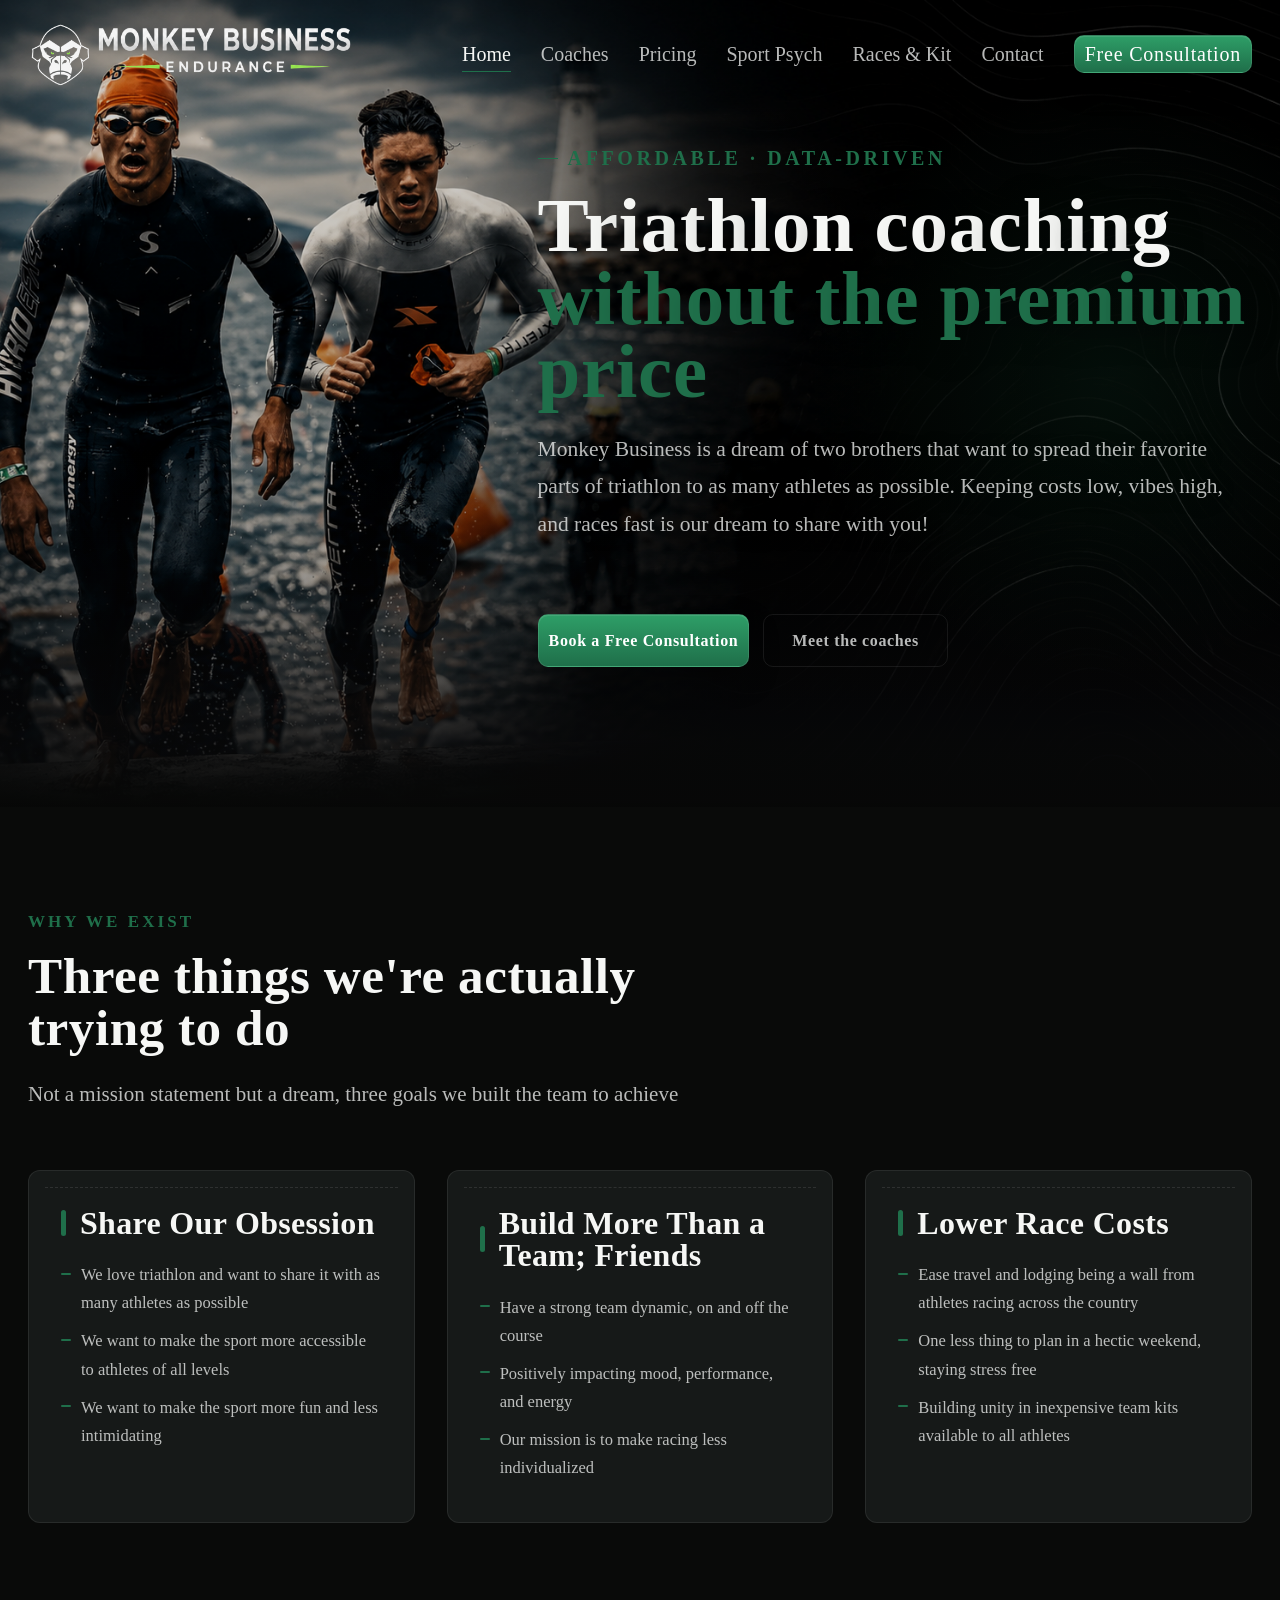
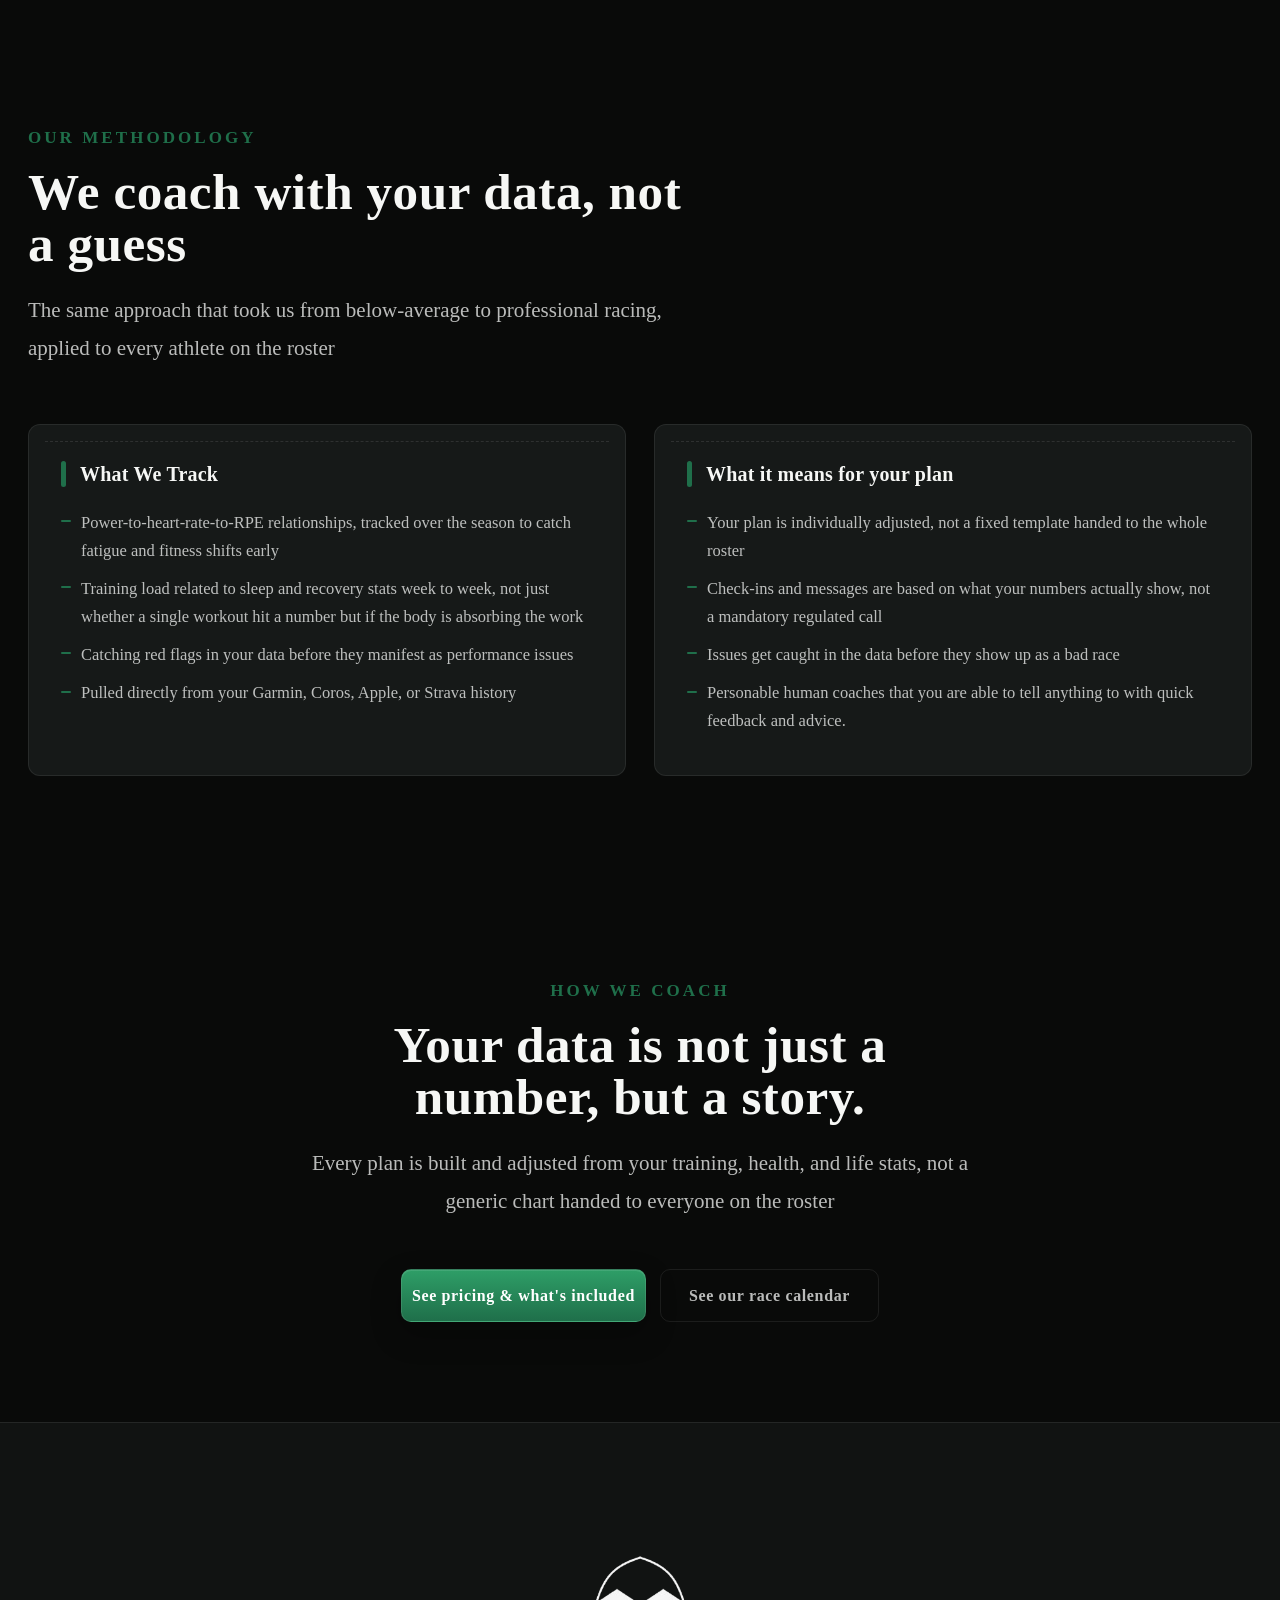
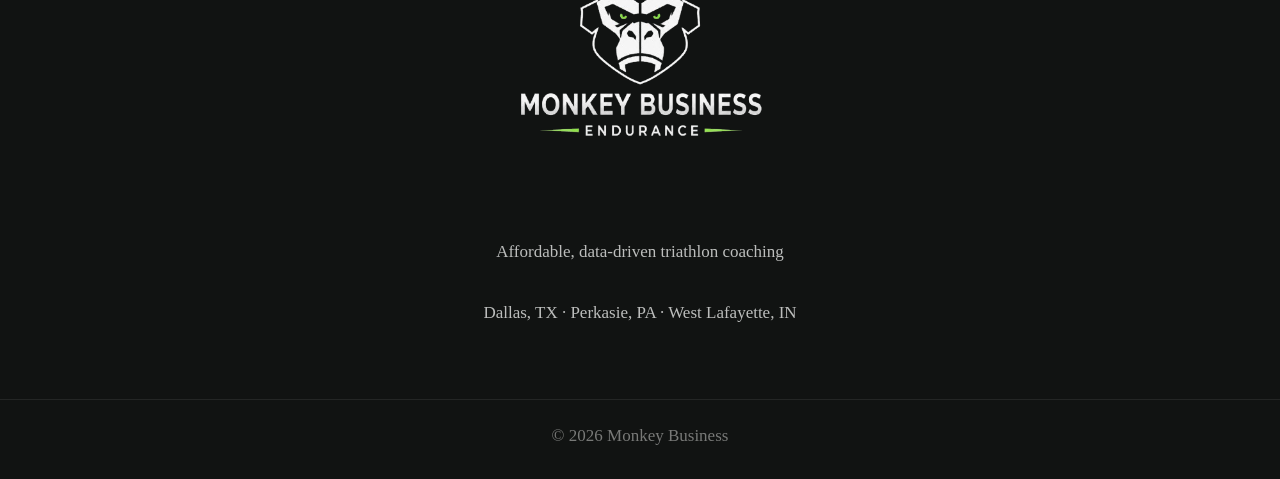
<file: index.html>
<!DOCTYPE html>
<html lang="en">
<head>
  <meta charset="UTF-8">
  <meta name="viewport" content="width=device-width, initial-scale=1.0">

  <title>Affordable Triathlon Coaching | $95/Month | Monkey Business</title>

  <meta name="description" content="Affordable triathlon coaching for just $95/month. Get personalized training, coach support, team camaraderie, race discounts, and a community built around racing.">

  <!-- Favicon / tab icon -->
  <link rel="icon" href="images/gorillaOnly.png" type="image/png">
  <link rel="apple-touch-icon" href="images/gorillaOnly.png">

  <!-- Open Graph (Google / Facebook / iMessage / Slack previews) -->
  <!-- IMPORTANT: change YOURDOMAIN.com to your real domain -->
  <meta property="og:title" content="Races &amp; Team Kit | Monkey Business">
  <meta property="og:description" content="Monkey Business triathlon coaching, races, and team kit. Train harder. Race smarter.">
  <meta property="og:image" content="https://monkeybusinessendurance.us/images/gorillaOnly.png">
  <meta property="og:url" content="https://monkeybusinessendurance.us/">
  <meta property="og:type" content="website">
  <meta property="og:site_name" content="Monkey Business">

  <!-- Twitter / X card -->
  <meta name="twitter:card" content="summary_large_image">
  <meta name="twitter:title" content="Races &amp; Team Kit | Monkey Business">
  <meta name="twitter:description" content="Monkey Business triathlon coaching, races, and team kit.">
  <meta name="twitter:image" content="https://monkeybusinessendurance.us/images/gorillaOnly.png">

  <link rel="canonical" href="https://monkeybusinessendurance.us/">

  <!-- Fonts -->
  <link rel="preconnect" href="https://fonts.googleapis.com">
  <link rel="preconnect" href="https://fonts.gstatic.com" crossorigin>
  <link href="https://fonts.googleapis.com/css2?family=Inter:wght@400;500;600;700&family=Big+Shoulders+Condensed:wght@600;700;800&family=IBM+Plex+Mono:wght@400;500;600&display=swap" rel="stylesheet">

  <link rel="stylesheet" href="styles.css">
</head>
<!-- Google tag (gtag.js) -->
<script async src="https://www.googletagmanager.com/gtag/js?id=G-4HKYTXBW5R"></script>
<script>
  window.dataLayer = window.dataLayer || [];
  function gtag(){dataLayer.push(arguments);}
  gtag('js', new Date());

  gtag('config', 'G-4HKYTXBW5R');
</script>
<body>

<nav class="nav">
  <div class="nav__inner">
<a class="nav__logo" href="index.html">
    <img src="images/titleMonk.png" alt="Monkey Business Endurance">
</a>    <button class="nav__toggle" aria-expanded="false" aria-label="Toggle menu">MENU</button>
    <ul class="nav__links">
      <li><a href="index.html" aria-current="page">Home</a></li>
      <li><a href="about.html">Coaches</a></li>
      <li><a href="pricing.html">Pricing</a></li>
            <li><a href="sport-psych.html">Sport Psych</a></li>

      <li><a href="races.html">Races &amp; Kit</a></li>
      <li><a href="contact.html">Contact</a></li>

      <!-- Updated to gold button -->
      <li><a class="btn btn--primary" href="pricing.html#consult">Free Consultation</a></li>
    </ul>
  </div>
</nav>

  <header class="hero hero--home" style="min-height:60vh; padding:140px 0 140px;">
    <div class="container"> 
      <p class="eyebrow">Affordable · Data-driven</p>
      <h1 class="hero__title">
        Triathlon coaching<br><em>without the premium price</em>
      </h1>
      <p class="hero__sub">
        Monkey Business is a dream of two brothers that want to spread their favorite parts of triathlon to as many athletes as possible. Keeping costs low, vibes high, and races fast is our dream to share with you!
      </p>
        <div class="hero__actions">
        <a class="btn btn--primary" href="pricing.html#consult">Book a Free Consultation</a>
        <a class="btn btn--ghost" href="about.html">Meet the coaches</a>
      </div>
    </div>

  </header>

<section class="section">
  <div class="container">
    <div class="section__head reveal">
      <p class="section__kicker">Why we exist</p>
      <h2 class="section__title">Three things we're actually trying to do</h2>
      <p class="section__lede">Not a mission statement but a dream, three goals we built the team to achieve</p>
    </div>

    <div class="grid grid--3 reveal-group">
      <article class="bibcard reveal">
        <div class="bibcard__holes" aria-hidden="true"></div>
        <div class="bibcard__dashes" aria-hidden="true"></div>
        <h3 class="bibcard__title">Share Our Obsession</h3>
        <ul>
          <li>We love triathlon and want to share it with as many athletes as possible</li>
          <li>We want to make the sport more accessible to athletes of all levels</li>
          <li>We want to make the sport more fun and less intimidating</li>
        </ul>

      </article>

      <article class="bibcard reveal">
        <div class="bibcard__holes" aria-hidden="true"></div>
        <div class="bibcard__dashes" aria-hidden="true"></div>
        <h3 class="bibcard__title">Build More Than a Team; Friends</h3>
        <ul>
          <li>Have a strong team dynamic, on and off the course </li>
          <li>Positively impacting mood, performance, and energy</li>
          <li>Our mission is to make racing less individualized</li>
        </ul>
      </article>

      <article class="bibcard reveal">
        <div class="bibcard__holes" aria-hidden="true"></div>
        <div class="bibcard__dashes" aria-hidden="true"></div>
        <h3 class="bibcard__title">Lower Race Costs</h3>
<ul>
          <li>Ease travel and lodging being a wall from athletes racing across the country </li>
          <li>One less thing to plan in a hectic weekend, staying stress free</li>
          <li>Building unity in inexpensive team kits available to all athletes </li>
</ul>
      </article>
    </div>
  </div>
</section>


<section class="section">
  <div class="container">
    <div class="section__head reveal">
      <p class="section__kicker">Our Methodology</p>
      <h2 class="section__title">We coach with your data, not a guess</h2>
      <p class="section__lede">The same approach that took us from below-average to professional racing, applied to every athlete on the roster</p>
    </div>
    <div class="grid grid--2 reveal-group" style="gap:28px;">
      <article class="bibcard reveal">
        <div class="bibcard__holes" aria-hidden="true"></div>
        <div class="bibcard__dashes" aria-hidden="true"></div>
        <h3 class="bibcard__title" style="font-size:20px;">What We Track</h3>
        <ul>
          <li>Power-to-heart-rate-to-RPE relationships, tracked over the season to catch fatigue and fitness shifts early</li>
          <li>Training load related to sleep and recovery stats week to week, not just whether a single workout hit a number but if the body is absorbing the work</li>
          <li>Catching red flags in your data before they manifest as performance issues</li>
          <li>Pulled directly from your Garmin, Coros, Apple, or Strava history</li>
        </ul>
      </article>
      <article class="bibcard reveal">
        <div class="bibcard__holes" aria-hidden="true"></div>
        <div class="bibcard__dashes" aria-hidden="true"></div>
        <h3 class="bibcard__title" style="font-size:20px;">What it means for your plan</h3>
        <ul>
          <li>Your plan is individually adjusted, not a fixed template handed to the whole roster</li>
          <li>Check-ins and messages are based on what your numbers actually show, not a mandatory regulated call</li>
          <li>Issues get caught in the data before they show up as a bad race</li>
                    <li>Personable human coaches that you are able to tell anything to with quick feedback and advice. </li>

        </ul>
      </article>
    </div>
  </div>
</section>

<section class="section">
  <div class="container center">
    <div class="section__head reveal" style="margin:0 auto 48px;">
      <p class="section__kicker">How we coach</p>
      <h2 class="section__title">Your data is not just a number, but a story. </h2>
      <p class="section__lede">Every plan is built and adjusted from your training, health, and life stats, not a generic chart handed to everyone on the roster</p>
    </div>

    <div class="reveal" style="display:flex; gap:14px; justify-content:center; flex-wrap:wrap;">
      <a class="btn btn--primary" href="pricing.html">See pricing &amp; what's included</a>
      <a class="btn btn--ghost" href="races.html">See our race calendar</a>
    </div>
  </div>
</section>
<footer class="footer">
  <div class="container footer__inner">

    <div class="footer__left">

      <a href="index.html" class="footer__brand-logo">
        <img src="images/whiteMon.png" alt="Monkey Business Endurance">
      </a>

      <p class="footer__lede">
        Affordable, data-driven triathlon coaching
        <br><br>
        Dallas, TX · Perkasie, PA · West Lafayette, IN
      </p>


    </div>

  </div>

  <div class="container footer__fine">
    © <span id="y"></span> Monkey Business
  </div>
</footer>

<script>document.getElementById('y').textContent = new Date().getFullYear();</script>
<script src="shared.js"></script>
</body>
</html>
</file>
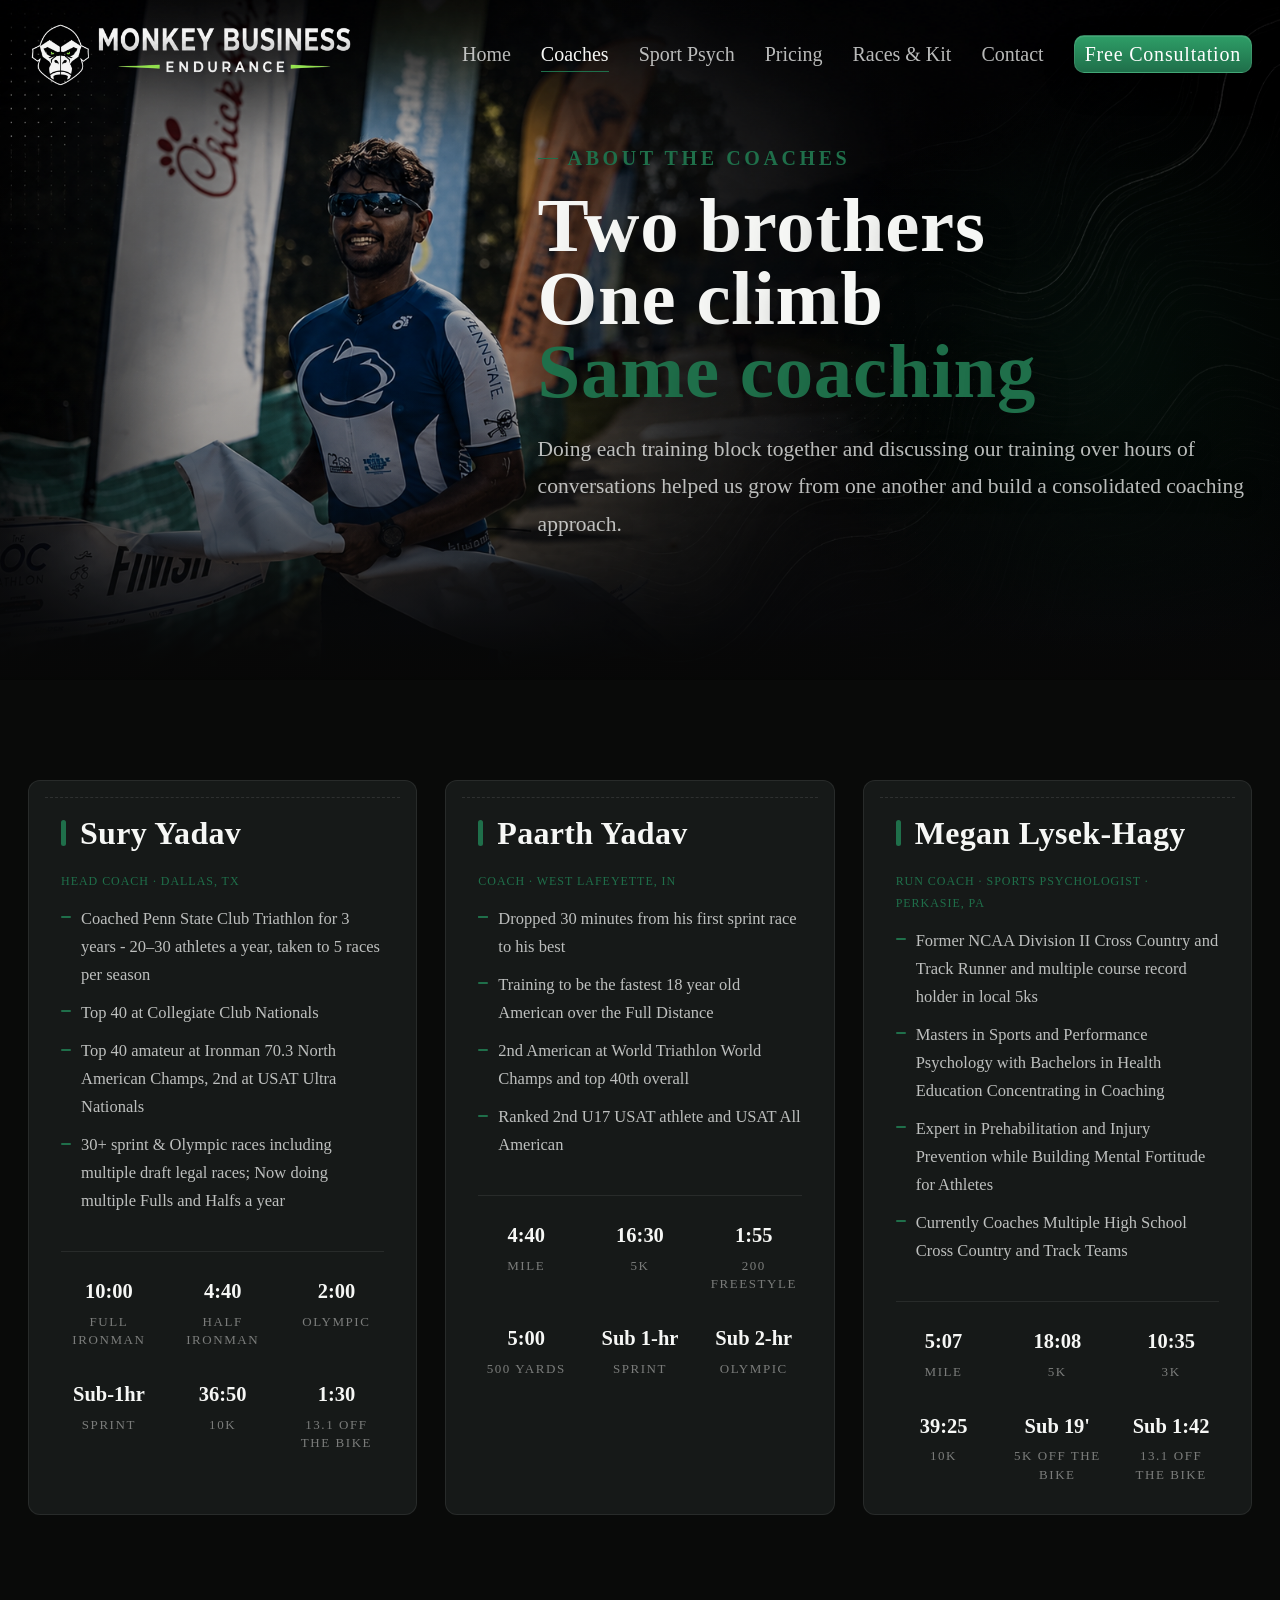
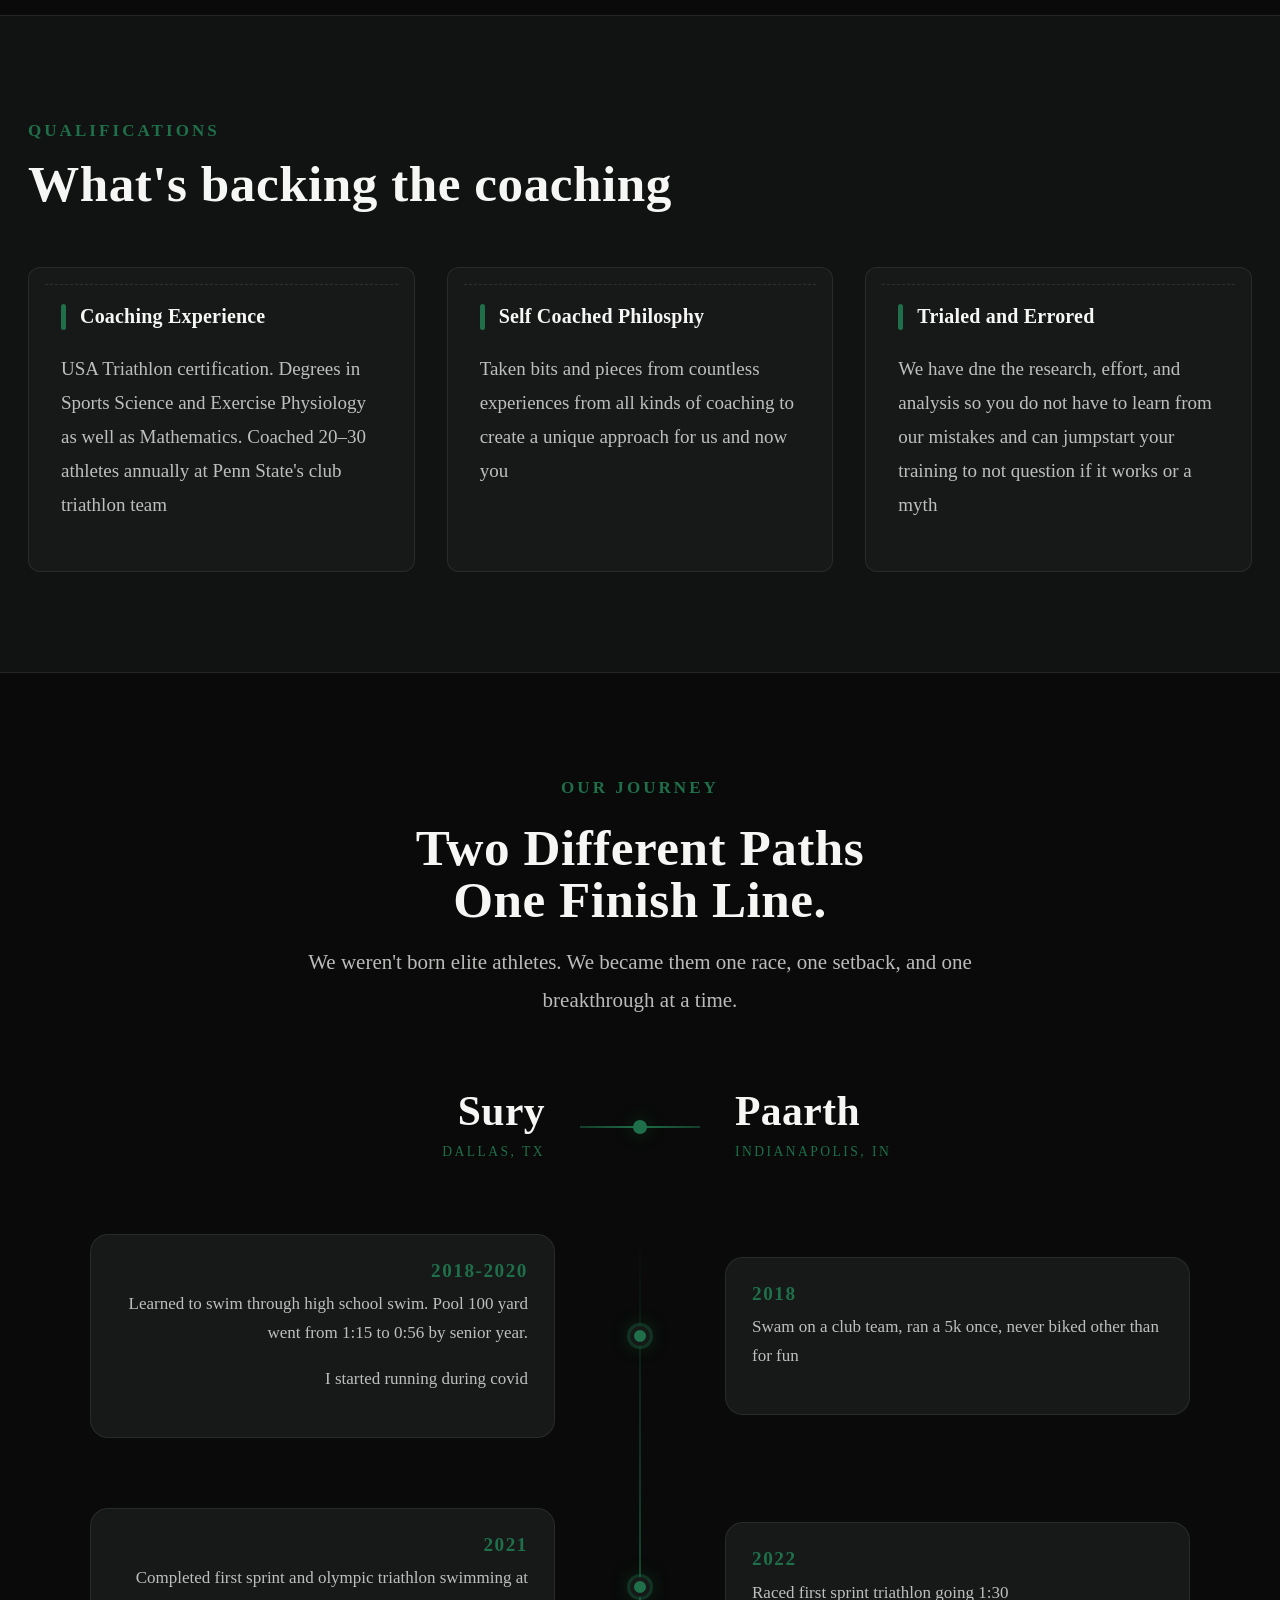
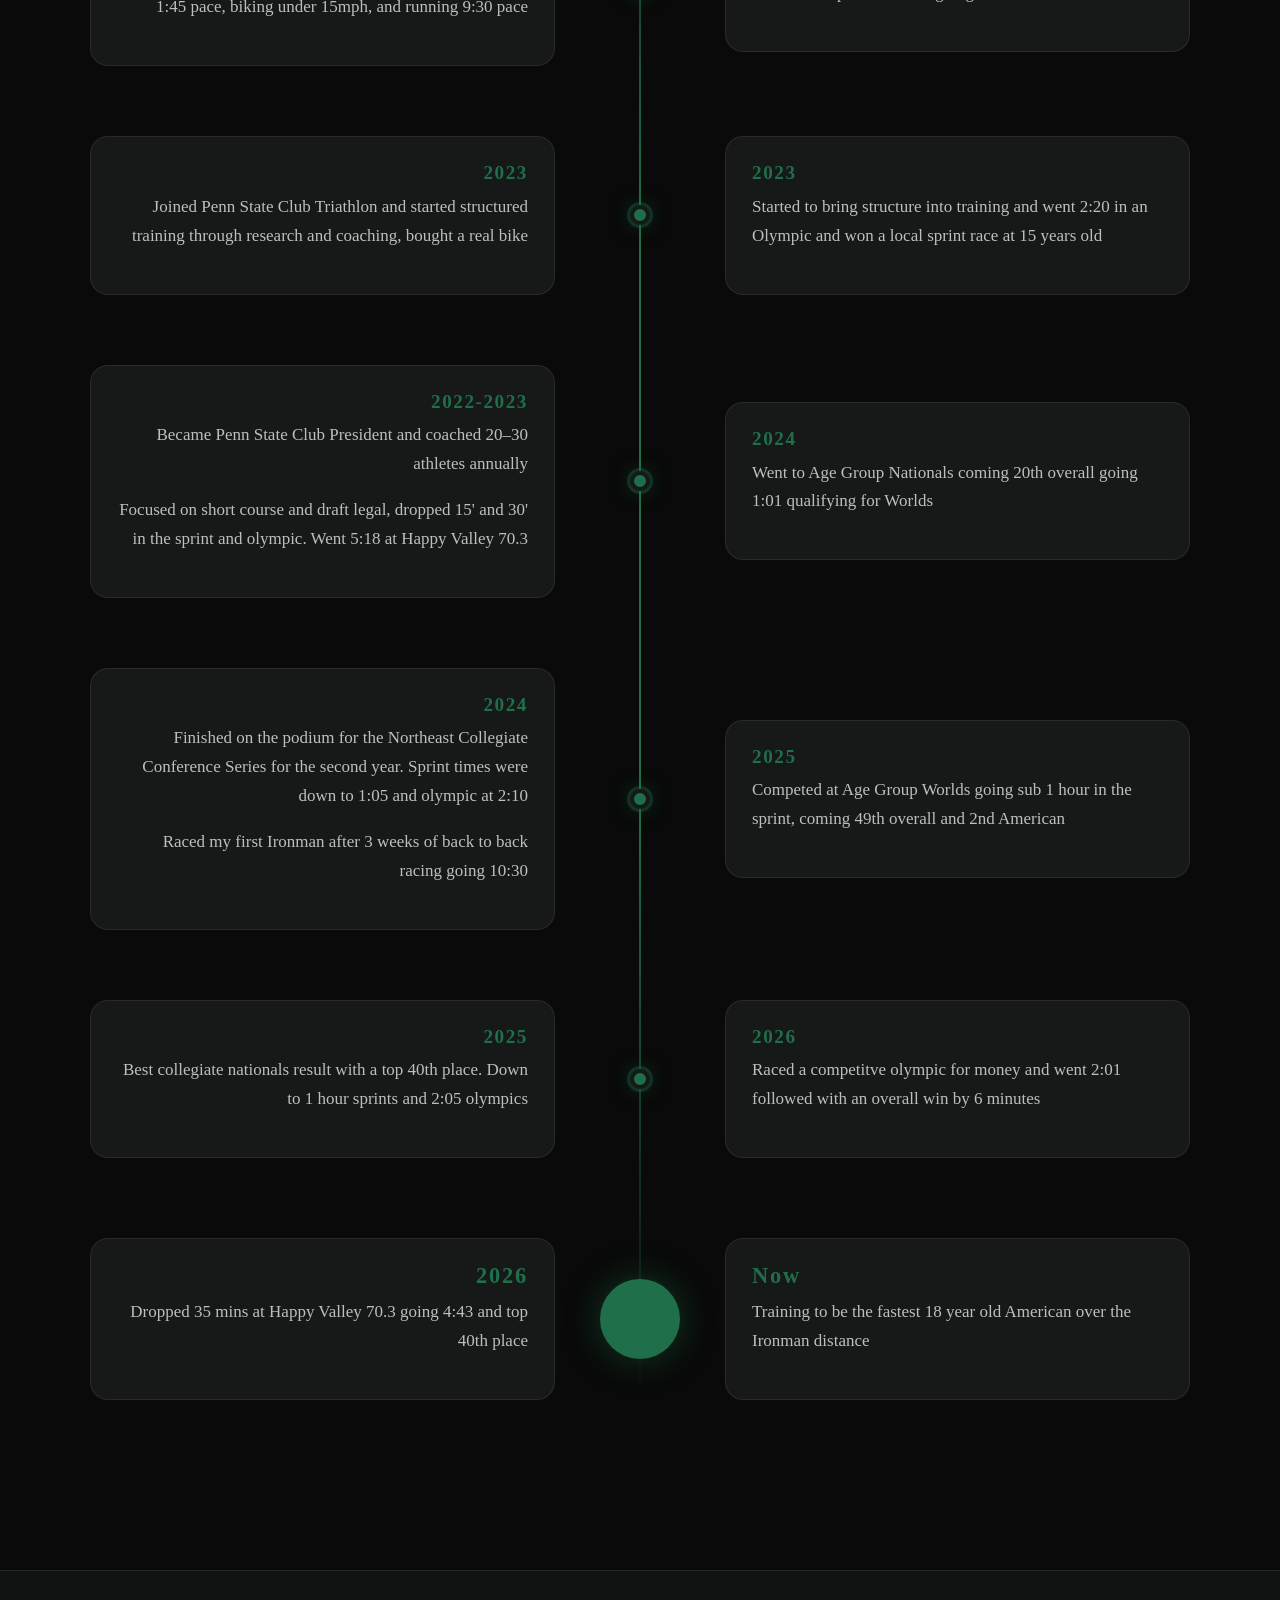
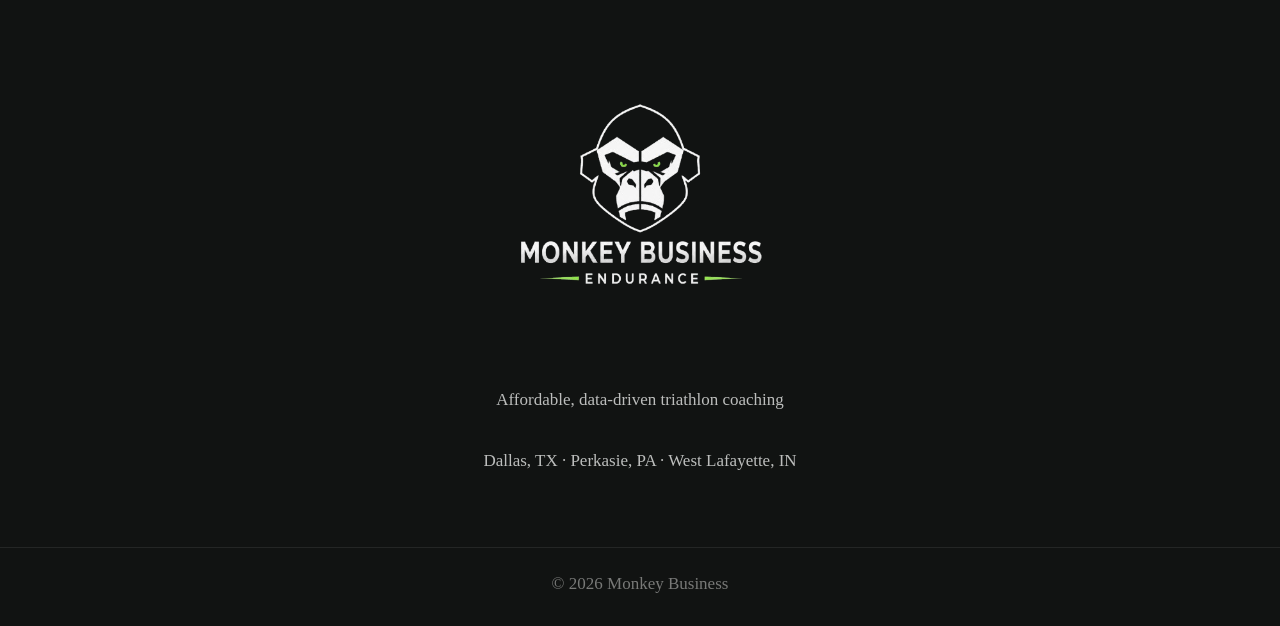
<file: about.html>
<!DOCTYPE html>
<html lang="en">
<head>
  <meta charset="UTF-8">
  <meta name="viewport" content="width=device-width, initial-scale=1.0">

  <title>About the Coaches &amp; | Monkey Business</title>
  <meta name="description" content="Monkey Business triathlon coaching, races, and team kit. Train harder. Race smarter.">

  <!-- Favicon / tab icon -->
  <link rel="icon" href="images/gorillaOnly.png" type="image/png">
  <link rel="apple-touch-icon" href="images/gorillaOnly.png">

  <!-- Open Graph (Google / Facebook / iMessage / Slack previews) -->
  <!-- IMPORTANT: change YOURDOMAIN.com to your real domain -->
  <meta property="og:title" content="Races &amp; Team Kit | Monkey Business">
  <meta property="og:description" content="Monkey Business triathlon coaching, races, and team kit. Train harder. Race smarter.">
  <meta property="og:image" content="https://monkeybusinessendurance.us/images/gorillaOnly.png">
  <meta property="og:url" content="https://monkeybusinessendurance.us/">
  <meta property="og:type" content="website">
  <meta property="og:site_name" content="Monkey Business">

  <!-- Twitter / X card -->
  <meta name="twitter:card" content="summary_large_image">
  <meta name="twitter:title" content="Races &amp; Team Kit | Monkey Business">
  <meta name="twitter:description" content="Monkey Business triathlon coaching, races, and team kit.">
  <meta name="twitter:image" content="https://monkeybusinessendurance.us/images/gorillaOnly.png">

  <link rel="canonical" href="https://monkeybusinessendurance.us/about.html">

  <!-- Fonts -->
  <link rel="preconnect" href="https://fonts.googleapis.com">
  <link rel="preconnect" href="https://fonts.gstatic.com" crossorigin>
  <link href="https://fonts.googleapis.com/css2?family=Inter:wght@400;500;600;700&family=Big+Shoulders+Condensed:wght@600;700;800&family=IBM+Plex+Mono:wght@400;500;600&display=swap" rel="stylesheet">

  <link rel="stylesheet" href="styles.css">
</head>
<!-- Google tag (gtag.js) -->
<script async src="https://www.googletagmanager.com/gtag/js?id=G-4HKYTXBW5R"></script>
<script>
  window.dataLayer = window.dataLayer || [];
  function gtag(){dataLayer.push(arguments);}
  gtag('js', new Date());

  gtag('config', 'G-4HKYTXBW5R');
</script>
<body>

<nav class="nav">
  <div class="nav__inner">
<a class="nav__logo" href="index.html">
    <img src="images/titleMonk.png" alt="Monkey Business Endurance">
</a>      <button class="nav__toggle" aria-expanded="false" aria-label="Toggle menu">MENU</button>
    <ul class="nav__links">
      <li><a href="index.html">Home</a></li>
      <li><a href="about.html" aria-current="page">Coaches</a></li>
            <li><a href="sport-psych.html">Sport Psych</a></li>

      <li><a href="pricing.html">Pricing</a></li>
      <li><a href="races.html">Races &amp; Kit</a></li>
      <li><a href="contact.html">Contact</a></li>
      <li><a class="btn btn--primary" href="pricing.html#consult">Free Consultation</a></li>
    </ul>
  </div>
</nav>

<header class="hero hero--coaches" style="min-height:60vh;">
    <div class="container">
        <p class="eyebrow">About the coaches</p>

        <h1 class="hero__title">
            Two brothers<br>
            One climb<br>
            <em>Same coaching</em>
        </h1>

        <p class="hero__sub">
Doing each training block together and discussing our training over hours of conversations helped us grow from one another and build a consolidated coaching approach.
        </p>
    </div>
</header>

<section class="section">
  <div class="container">
    <div class="grid grid--3 reveal-group" style="gap:28px;">
      <article class="bibcard reveal">
        <div class="bibcard__holes" aria-hidden="true"></div>
        <div class="bibcard__dashes" aria-hidden="true"></div>
        <h3 class="bibcard__title">Sury Yadav</h3>
        <p class="bibcard__body" style="font-family:var(--mono); font-size:12px; color:var(--accent); text-transform:uppercase; letter-spacing:.08em;">Head Coach · Dallas, TX</p>
        <ul>
          <li>Coached Penn State Club Triathlon for 3 years - 20–30 athletes a year, taken to 5 races per season</li>
          <li>Top 40 at Collegiate Club Nationals</li>
          <li>Top 40 amateur at Ironman 70.3 North American Champs, 2nd at USAT Ultra Nationals</li>
          <li>30+ sprint &amp; Olympic races including multiple draft legal races; Now doing multiple Fulls and Halfs a year</li>
        </ul>
        <div class="bibcard__stats">
          <div><span class="bibcard__stat-val">10:00</span><span class="bibcard__stat-label">Full Ironman</span></div>
          <div><span class="bibcard__stat-val">4:40</span><span class="bibcard__stat-label">Half Ironman</span></div>
          <div><span class="bibcard__stat-val">2:00</span><span class="bibcard__stat-label">Olympic</span></div>
          <div><span class="bibcard__stat-val">Sub-1hr</span><span class="bibcard__stat-label">Sprint</span></div>
          <div><span class="bibcard__stat-val">36:50</span><span class="bibcard__stat-label">10k</span></div>
          <div><span class="bibcard__stat-val">1:30</span><span class="bibcard__stat-label">13.1 off the bike</span></div>

        </div>
      </article>
      <article class="bibcard reveal">
        <div class="bibcard__holes" aria-hidden="true"></div>
        <div class="bibcard__dashes" aria-hidden="true"></div>
        <h3 class="bibcard__title">Paarth Yadav</h3>
        <p class="bibcard__body" style="font-family:var(--mono); font-size:12px; color:var(--accent); text-transform:uppercase; letter-spacing:.08em;"> Coach · West Lafeyette, IN</p>
        <ul>
          <li></li>
          <li>Dropped 30 minutes from his first sprint race to his best</li>
          <li>Training to be the fastest 18 year old American over the Full Distance</li>
          <li>2nd American at World Triathlon World Champs and top 40th overall</li>
          <li>Ranked 2nd U17 USAT athlete and USAT All American</li>
        </ul>
        <div class="bibcard__stats">
                    <div><span class="bibcard__stat-val">4:40</span><span class="bibcard__stat-label">Mile</span></div>
          <div><span class="bibcard__stat-val">16:30</span><span class="bibcard__stat-label">5k</span></div>
          <div><span class="bibcard__stat-val">1:55</span><span class="bibcard__stat-label">200 Freestyle</span></div>
                    <div><span class="bibcard__stat-val">5:00</span><span class="bibcard__stat-label">500 yards</span></div>
          <div><span class="bibcard__stat-val">Sub 1-hr</span><span class="bibcard__stat-label">Sprint</span></div>
          <div><span class="bibcard__stat-val">Sub 2-hr</span><span class="bibcard__stat-label">Olympic</span></div>

        </div>
      </article>
       <article class="bibcard reveal">
        <div class="bibcard__holes" aria-hidden="true"></div>
        <div class="bibcard__dashes" aria-hidden="true"></div>
        <h3 class="bibcard__title">Megan Lysek-Hagy</h3>
        <p class="bibcard__body" style="font-family:var(--mono); font-size:12px; color:var(--accent); text-transform:uppercase; letter-spacing:.08em;">Run Coach · Sports Psychologist · Perkasie, PA</p>
        <ul>
          <li>Former NCAA Division II Cross Country and Track Runner and multiple course record holder in local 5ks</li>
          <li>Masters in Sports and Performance Psychology with Bachelors in Health Education Concentrating in Coaching</li>
          <li>Expert in Prehabilitation and Injury Prevention while Building Mental Fortitude for Athletes</li>
          <li>Currently Coaches Multiple High School Cross Country and Track Teams</li>
        </ul>
        <div class="bibcard__stats">
          <div><span class="bibcard__stat-val">5:07</span><span class="bibcard__stat-label">Mile</span></div>
          <div><span class="bibcard__stat-val">18:08</span><span class="bibcard__stat-label">5k</span></div>
          <div><span class="bibcard__stat-val">10:35</span><span class="bibcard__stat-label">3k</span></div>
          <div><span class="bibcard__stat-val">39:25</span><span class="bibcard__stat-label">10k</span></div>
          <div><span class="bibcard__stat-val">Sub 19'</span><span class="bibcard__stat-label">5k off the bike</span></div>
          <div><span class="bibcard__stat-val">Sub 1:42</span><span class="bibcard__stat-label">13.1 off the bike</span></div>

        </div>
      </article>  
    </div>
  </div>
</section>

<section class="section section--alt">
  <div class="container">
    <div class="section__head reveal">
      <p class="section__kicker">Qualifications</p>
      <h2 class="section__title">What's backing the coaching</h2>
    </div>
    <div class="grid grid--3 reveal-group">
      <article class="bibcard reveal">
        <div class="bibcard__holes" aria-hidden="true"></div>
        <div class="bibcard__dashes" aria-hidden="true"></div>
        <h3 class="bibcard__title" style="font-size:20px;">Coaching Experience</h3>
        <p class="bibcard__body">
          USA Triathlon certification. Degrees in Sports Science and Exercise Physiology as well as Mathematics. Coached 20–30 athletes annually at Penn State's club triathlon team</p>

      </article>
      <article class="bibcard reveal">
        <div class="bibcard__holes" aria-hidden="true"></div>
        <div class="bibcard__dashes" aria-hidden="true"></div>
        <h3 class="bibcard__title" style="font-size:20px;">Self Coached Philosphy</h3>
        <p class="bibcard__body">Taken bits and pieces from countless experiences from all kinds of coaching to create a unique approach for us and now you</p>
      </article>
      <article class="bibcard reveal">
        <div class="bibcard__holes" aria-hidden="true"></div>
        <div class="bibcard__dashes" aria-hidden="true"></div>
        <h3 class="bibcard__title" style="font-size:20px;">Trialed and Errored</h3>
        <p class="bibcard__body">We have dne the research, effort, and analysis so you do not have to learn from our mistakes and can jumpstart your training to not question if it works or a myth</p>
      </article>
    </div>
  </div>
</section>


<section class="section">
<div class="section__head timeline-head reveal">
    <p class="section__kicker">OUR JOURNEY</p>

    <h2 class="section__title">
        Two Different Paths<br>
        One Finish Line.
    </h2>

    <p class="section__lede">
        We weren't born elite athletes. We became them one race,
        one setback, and one breakthrough at a time.
    </p>
</div>

<div class="timeline__header reveal">

    <div class="timeline__person timeline__person--left">
        <h3>Sury</h3>
        <span>Dallas, TX</span>
    </div>

    <div class="timeline__header-line"></div>

    <div class="timeline__person timeline__person--right">
        <h3>Paarth</h3>
        <span>Indianapolis, IN</span>
    </div>

</div>

<!-- Mobile only (CSS hides on desktop) -->
<div class="timeline-tabs" role="tablist" aria-label="Coach timeline">
  <button type="button" class="timeline-tab is-active" role="tab" aria-selected="true" data-tab="sury">
    Sury
  </button>
  <button type="button" class="timeline-tab" role="tab" aria-selected="false" data-tab="paarth">
    Paarth
  </button>
</div>

    <div class="timeline reveal" data-active="sury">

      <div class="timeline__row">
        <div class="timeline__left">
          <h4>2018-2020</h4>
          <p>Learned to swim through high school swim. Pool 100 yard went from 1:15 to 0:56 by senior year. </p>
          <p>I started running during covid  </p>
        </div>

        <div class="timeline__center">
          <div class="timeline__dot"></div>
        </div>

        <div class="timeline__right">
          <h4>2018</h4>
          <p>Swam on a club team, ran a 5k once, never biked other than for fun</p>
        </div>
      </div>

      <div class="timeline__row">
        <div class="timeline__left">
          <h4>2021</h4>
          <p>Completed first sprint and olympic triathlon swimming at 1:45 pace, biking under 15mph, and running 9:30 pace</p>

        </div>

        <div class="timeline__center">
          <div class="timeline__dot"></div>
        </div>

        <div class="timeline__right">
          <h4>2022</h4>
          <p>Raced first sprint triathlon going 1:30</p>
        </div>
      </div>

      <div class="timeline__row">
        <div class="timeline__left">
          <h4>2023</h4>
          <p>Joined Penn State Club Triathlon and started structured training through research and coaching, bought a real bike</p>
        </div>

        <div class="timeline__center">
          <div class="timeline__dot"></div>
        </div>

        <div class="timeline__right">
          <h4>2023</h4>
          <p>Started to bring structure into training and went 2:20 in an Olympic and won a local sprint race at 15 years old</p>
        </div>
      </div>

      <div class="timeline__row">
        <div class="timeline__left">
          <h4>2022-2023</h4>
          <p>Became Penn State Club President and coached 20–30 athletes annually </p>
          <p>Focused on short course and draft legal, dropped 15' and 30' in the sprint and olympic. Went 5:18 at Happy Valley 70.3</p>


        </div>

        <div class="timeline__center">
          <div class="timeline__dot"></div>
        </div>

        <div class="timeline__right">
          <h4>2024</h4>
          <p>Went to Age Group Nationals coming 20th overall going 1:01 qualifying for Worlds</p>
        </div>
</div>

<div class="timeline__row">

        <div class="timeline__left">
          <h4>2024</h4>
          <p>Finished on the podium for the Northeast Collegiate Conference Series for the second year. Sprint times were down to 1:05 and olympic at 2:10</p>
          <p>Raced my first Ironman after 3 weeks of back to back racing going 10:30</p>

        </div>

        <div class="timeline__center">
          <div class="timeline__dot"></div>
        </div>

        <div class="timeline__right">
          <h4>2025</h4>
          <p>Competed at Age Group Worlds going sub 1 hour in the sprint, coming 49th overall and 2nd American</p>
        </div>
</div>

  <div class="timeline__row">
        <div class="timeline__left">
          <h4>2025</h4>
          <p>Best collegiate nationals result with a top 40th place. Down to 1 hour sprints and 2:05 olympics </p>
        </div>
            <div class="timeline__center">
          <div class="timeline__dot"></div>
        </div>

        <div class="timeline__right">
          <h4>2026</h4>
          <p>Raced a competitve olympic for money and went 2:01 followed with an overall win by 6 minutes </p>
        </div>
</div>

      <div class="timeline__row timeline__row--finish">
        <div class="timeline__left">
          <h4>2026</h4>
          <p>Dropped 35 mins at Happy Valley 70.3 going 4:43 and top 40th place</p>

        </div>

        <div class="timeline__center">
          <div class="timeline__finish">
              
          </div>
        </div>

        <div class="timeline__right">
          <h4>Now</h4>

          <p>Training to be the fastest 18 year old American over the Ironman distance</p>
        </div>
      </div>

    </div>

  </div>
</section>
<footer class="footer">
  <div class="container footer__inner">

    <div class="footer__left">

      <a href="index.html" class="footer__brand-logo">
        <img src="images/whiteMon.png" alt="Monkey Business Endurance">
      </a>

      <p class="footer__lede">
        Affordable, data-driven triathlon coaching
        <br><br>
        Dallas, TX · Perkasie, PA · West Lafayette, IN
      </p>


    </div>

  </div>

  <div class="container footer__fine">
    © <span id="y"></span> Monkey Business
  </div>
</footer>

<script>document.getElementById('y').textContent = new Date().getFullYear();</script>
<script src="shared.js"></script>
</body>
</html>
</file>
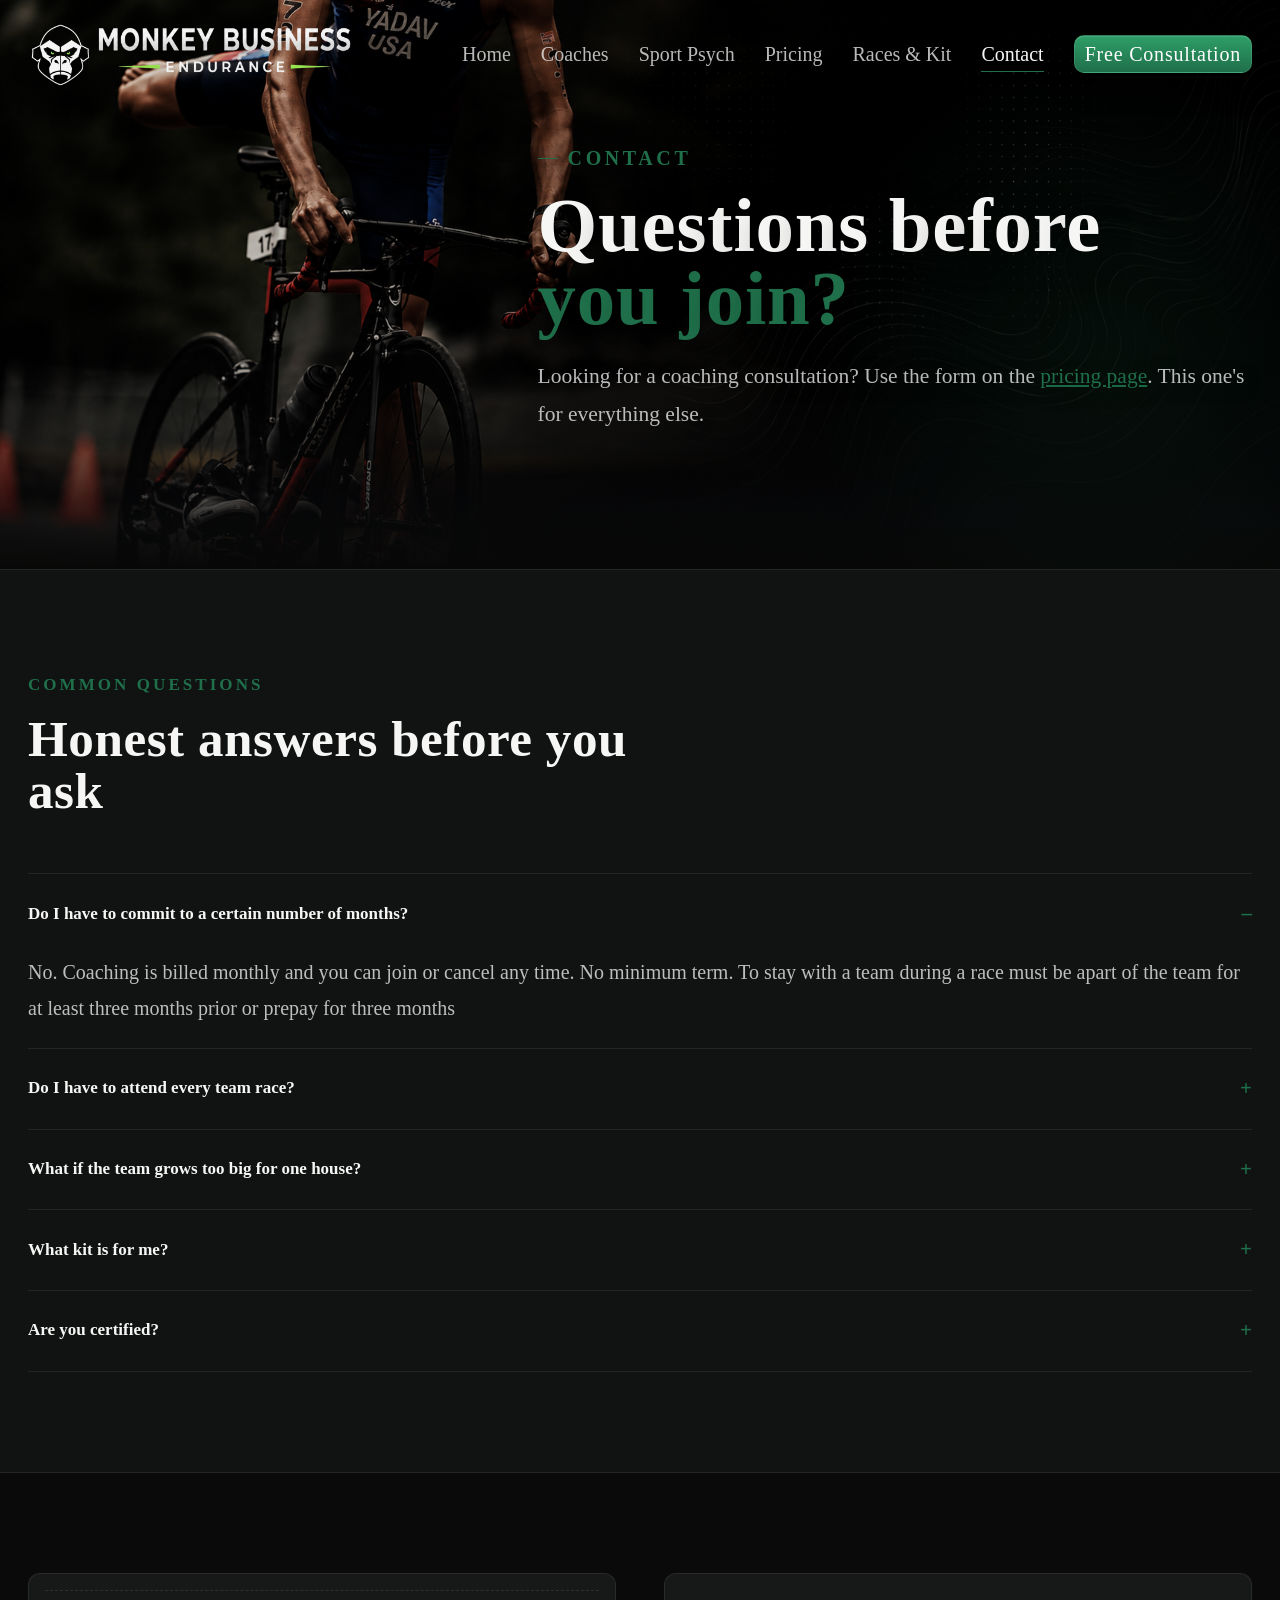
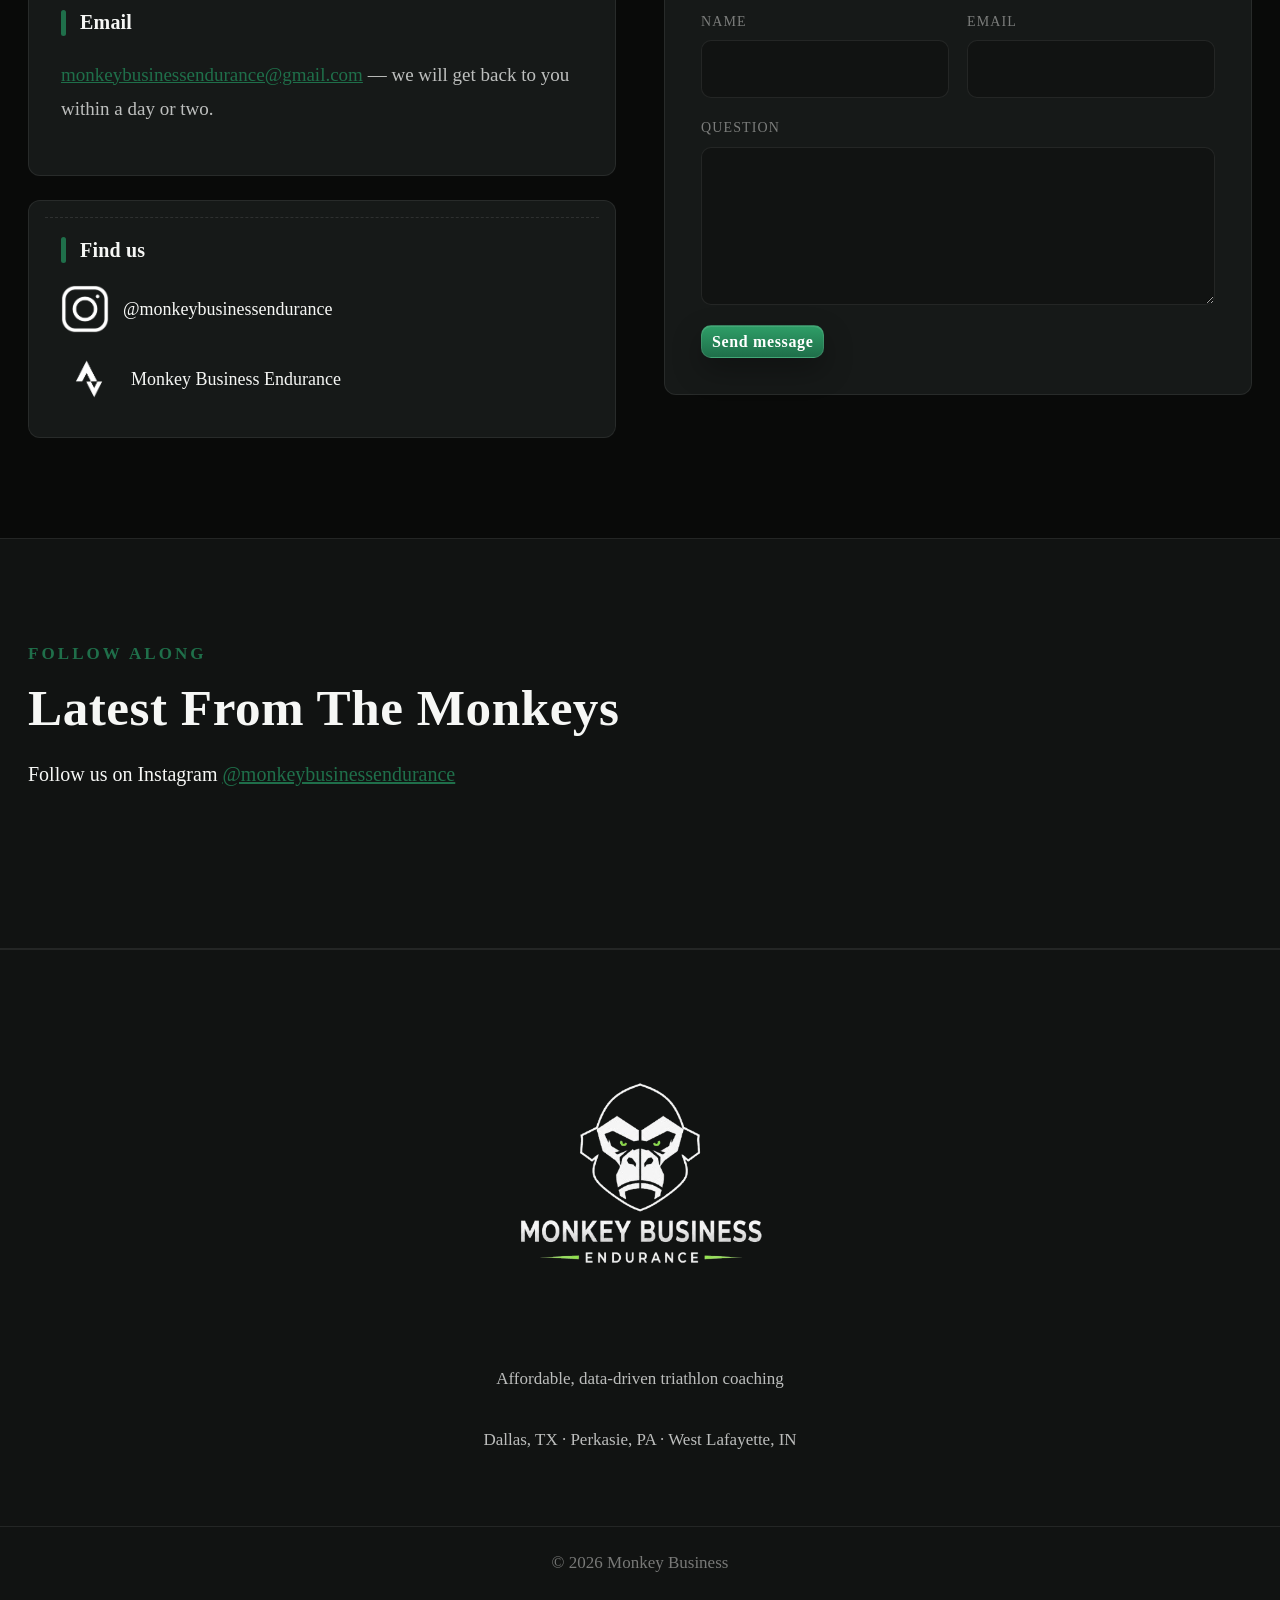
<file: contact.html>
<!DOCTYPE html>
<html lang="en">
<head>
  <meta charset="UTF-8">
  <meta name="viewport" content="width=device-width, initial-scale=1.0">

  <title>Contact | Monkey Business</title>
  <meta name="description" content="Monkey Business triathlon coaching, races, and team kit. Train harder. Race smarter.">

  <!-- Favicon / tab icon -->
  <link rel="icon" href="images/gorillaOnly.png" type="image/png">
  <link rel="apple-touch-icon" href="images/gorillaOnly.png">

  <!-- Open Graph (Google / Facebook / iMessage / Slack previews) -->
  <!-- IMPORTANT: change YOURDOMAIN.com to your real domain -->
  <meta property="og:title" content="Races &amp; Team Kit | Monkey Business">
  <meta property="og:description" content="Monkey Business triathlon coaching, races, and team kit. Train harder. Race smarter.">
  <meta property="og:image" content="https://monkeybusinessendurance.us/images/gorillaOnly.png">
  <meta property="og:url" content="https://monkeybusinessendurance.us/contact.html">
  <meta property="og:type" content="website">
  <meta property="og:site_name" content="Monkey Business">

  <!-- Twitter / X card -->
  <meta name="twitter:card" content="summary_large_image">
  <meta name="twitter:title" content="Races &amp; Team Kit | Monkey Business">
  <meta name="twitter:description" content="Monkey Business triathlon coaching, races, and team kit.">
  <meta name="twitter:image" content="https://monkeybusinessendurance.us/images/gorillaOnly.png">

  <link rel="canonical" href="https://monkeybusinessendurance.us/">

  <!-- Fonts -->
  <link rel="preconnect" href="https://fonts.googleapis.com">
  <link rel="preconnect" href="https://fonts.gstatic.com" crossorigin>
  <link href="https://fonts.googleapis.com/css2?family=Inter:wght@400;500;600;700&family=Big+Shoulders+Condensed:wght@600;700;800&family=IBM+Plex+Mono:wght@400;500;600&display=swap" rel="stylesheet">

  <link rel="stylesheet" href="styles.css">
</head>
<!-- Google tag (gtag.js) -->
<script async src="https://www.googletagmanager.com/gtag/js?id=G-4HKYTXBW5R"></script>
<script>
  window.dataLayer = window.dataLayer || [];
  function gtag(){dataLayer.push(arguments);}
  gtag('js', new Date());

  gtag('config', 'G-4HKYTXBW5R');
</script>
<body>


<nav class="nav">
  <div class="nav__inner">
<a class="nav__logo" href="index.html">
    <img src="images/titleMonk.png" alt="Monkey Business Endurance">
</a>      <button class="nav__toggle" aria-expanded="false" aria-label="Toggle menu">MENU</button>
    <ul class="nav__links">
      <li><a href="index.html">Home</a></li>
      <li><a href="about.html">Coaches</a></li>
            <li><a href="sport-psych.html">Sport Psych</a></li>

      <li><a href="pricing.html">Pricing</a></li>
      <li><a href="races.html">Races &amp; Kit</a></li>
      <li><a href="contact.html" aria-current="page">Contact</a></li>

      <!-- Updated to gold button -->
      <li><a class="btn btn--primary" href="pricing.html#consult">Free Consultation</a></li>
    </ul>
  </div>
</nav>

<header class="hero hero--contact" style="min-height:60vh">
  <div class="container">
    <p class="eyebrow">Contact</p>
    <h1 class="hero__title">
      Questions before<br><em>you join?</em>
    </h1>
    <p class="hero__sub">
      Looking for a coaching consultation? Use the form on the 
      <a href="pricing.html#consult" style="color:var(--accent);">pricing page</a>. 
      This one's for everything else.
    </p>
  </div>
</header>


<section class="section section--alt">
  <div class="container">
    <div class="section__head reveal">
      <p class="section__kicker">Common questions</p>
      <h2 class="section__title">Honest answers before you ask</h2>
    </div>

    <div class="reveal">
      <details class="faq__item" open>
        <summary>Do I have to commit to a certain number of months?</summary>
        <p>No. Coaching is billed monthly and you can join or cancel any time. No minimum term. To stay with a team during a race must be apart of the team for at least three months prior or prepay for three months</p>
      </details>

      <details class="faq__item">
        <summary>Do I have to attend every team race?</summary>
        <p>No. Race weekends are opt-in per event, pay the flat room fee only for races you actually go to</p>
      </details>

      <details class="faq__item">
        <summary>What if the team grows too big for one house?</summary>
        <p>We will try to accomodate as many people as possible in the available houses. First come first serve for booking your spot in the house</p>
      </details>

      <details class="faq__item">
        <summary>What kit is for me?</summary>
        <p>Check out the Races and Kit section for more information, but as a beginner that doesn't want to invest as much the standard kit is the best option. If you are looking to get faster then I recommend going for the higher model. Take a look at varlo's website for the kit details. If you are just interested in running, the our run singlets are your best bet. We would love for our athletes all to race as one team</p>
      </details>

      <details class="faq__item">
        <summary>Are you certified?</summary>
        <p>We are currently certified as a USA Triathlon Associate certification, which includes SafeSport, a background check, and coaching liability insurance. As we grow so will our certifications, we have had experience with being certified coaches in the past</p>
      </details>
    </div>
  </div>
</section>

<section class="section">
  <div class="container">
    <div class="grid grid--2" style="gap:48px; align-items:flex-start;">
      <div>
        <div class="bibcard reveal" style="margin-bottom:24px;">
          <div class="bibcard__holes" aria-hidden="true"></div>
          <div class="bibcard__dashes" aria-hidden="true"></div>
          <h3 class="bibcard__title" style="font-size:20px;">Email</h3>
          <p class="bibcard__body">
            <a href="mailto:monkeybusinessendurance@gmail.com" style="color:var(--accent);">monkeybusinessendurance@gmail.com</a> — 
            we will get back to you within a day or two.
          </p>
        </div>

      <div class="bibcard reveal">
  <div class="bibcard__holes" aria-hidden="true"></div>
  <div class="bibcard__dashes" aria-hidden="true"></div>

  <h3 class="bibcard__title" style="font-size:20px;">Find us</h3>

  <div class="social-links">

    <a href="https://instagram.com/monkeybusinessendurance" target="_blank" class="social-link">
      <img src="images/insta.png" alt="Instagram">
      <span>@monkeybusinessendurance</span>
    </a>

    <a href="https://www.strava.com/clubs/monkeybusiness" target="_blank" class="social-link">
<img src="images/strava.png" alt="Strava" class="social-link__strava">      <span>Monkey Business Endurance</span>
    </a>

  </div>
</div>
</div>
      <form class="form reveal-right" data-ajax-form data-fallback-email="monkeybusinessendurance@gmail.com"
            action="https://formspree.io/f/xpqvylyg" method="POST">

        <div class="form__row">
          <div class="form__field">
            <label for="c-name">Name</label>
            <input type="text" id="c-name" name="name" required>
          </div>
          <div class="form__field">
            <label for="c-email">Email</label>
            <input type="email" id="c-email" name="email" required>
          </div>
        </div>

        <div class="form__row form__row--single">
          <div class="form__field">
            <label for="c-message">Question</label>
            <textarea id="c-message" name="message" rows="6" required></textarea>
          </div>
        </div>

        <button class="btn btn--primary" type="submit" data-label="Send message">Send message</button>
        <p class="form__status" role="status"></p>
      </form>
    </div>
  </div>
</section>

<section class="section section--alt">
  <div class="container">

    <div class="section__head reveal">
      <p class="section__kicker">Follow Along</p>
      <h2 class="section__title">Latest From The Monkeys</h2>
      <p>
        Follow us on Instagram
        <a href="https://www.instagram.com/monkeybusinessendurance/"
           target="_blank"
           rel="noopener noreferrer"
           style="color:var(--accent);">
          @monkeybusinessendurance
        </a>
      </p>
    </div>

    <div class="instagram-grid">

      <!-- Instagram Post 1 -->
      <blockquote
        class="instagram-media"
        data-instgrm-permalink="https://www.instagram.com/p/DcYk57tEXrd/?img_index=1"
        data-instgrm-version="14">
      </blockquote>

      <!-- Instagram Post 2 -->
      <blockquote
        class="instagram-media"
        data-instgrm-permalink="https://www.instagram.com/p/Dcgkc-yRL5A/"
        data-instgrm-version="14">
      </blockquote>

      <!-- Instagram Post 3 -->
      <blockquote
        class="instagram-media"
        data-instgrm-permalink="https://www.instagram.com/p/Dbju4laP8Ag/"
        data-instgrm-version="14">
      </blockquote>

    </div>

  </div>
</section>

<script async src="https://www.instagram.com/embed.js"></script>

<footer class="footer">
  <div class="container footer__inner">

    <div class="footer__left">

      <a href="index.html" class="footer__brand-logo">
        <img src="images/whiteMon.png" alt="Monkey Business Endurance">
      </a>

      <p class="footer__lede">
        Affordable, data-driven triathlon coaching
        <br><br>
        Dallas, TX · Perkasie, PA · West Lafayette, IN
      </p>


    </div>

  </div>

  <div class="container footer__fine">
    © <span id="y"></span> Monkey Business
  </div>
</footer>

<script>document.getElementById('y').textContent = new Date().getFullYear();</script>
<script src="shared.js"></script>
</body>
</html>

<!-- Calendly link 
<a href="https://calendly.com/monkeybusinessendurance/30min-" target="_blank" rel="noopener noreferrer">Schedule a consultation</a>-->
</file>
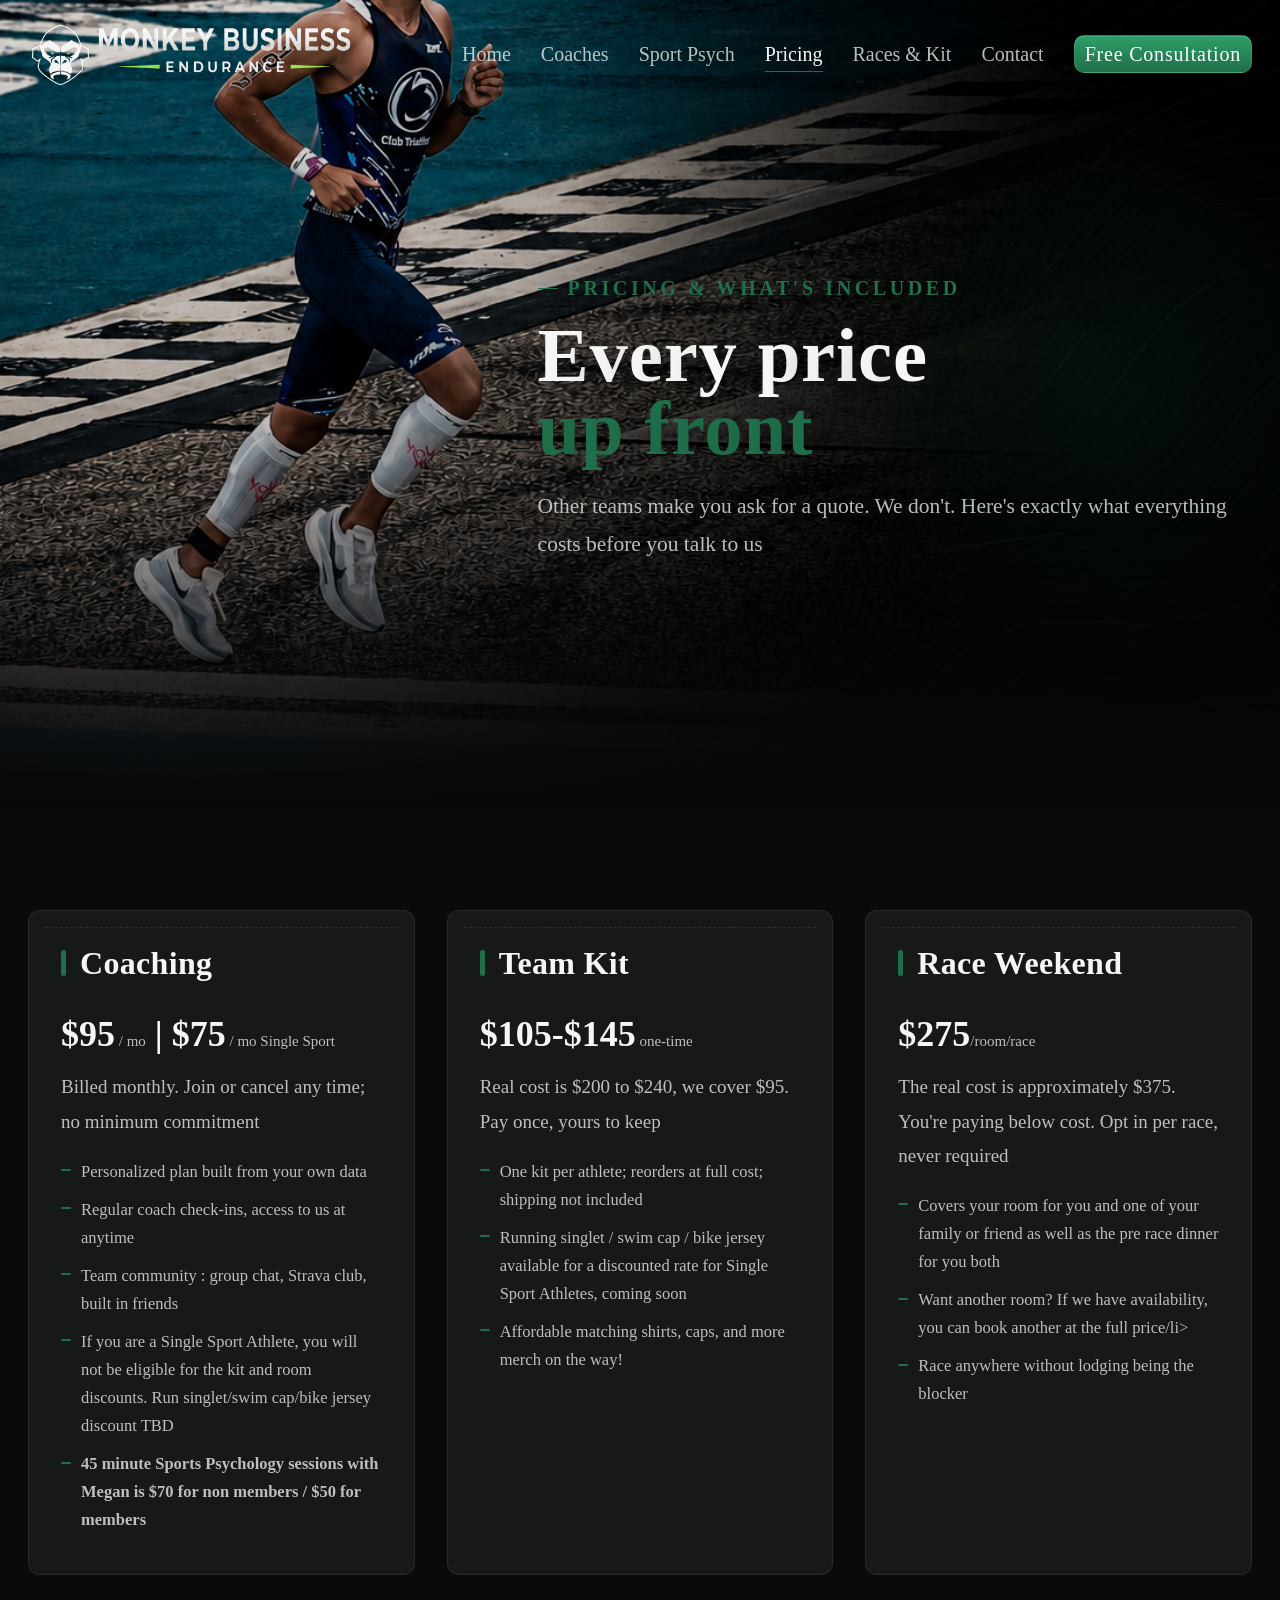
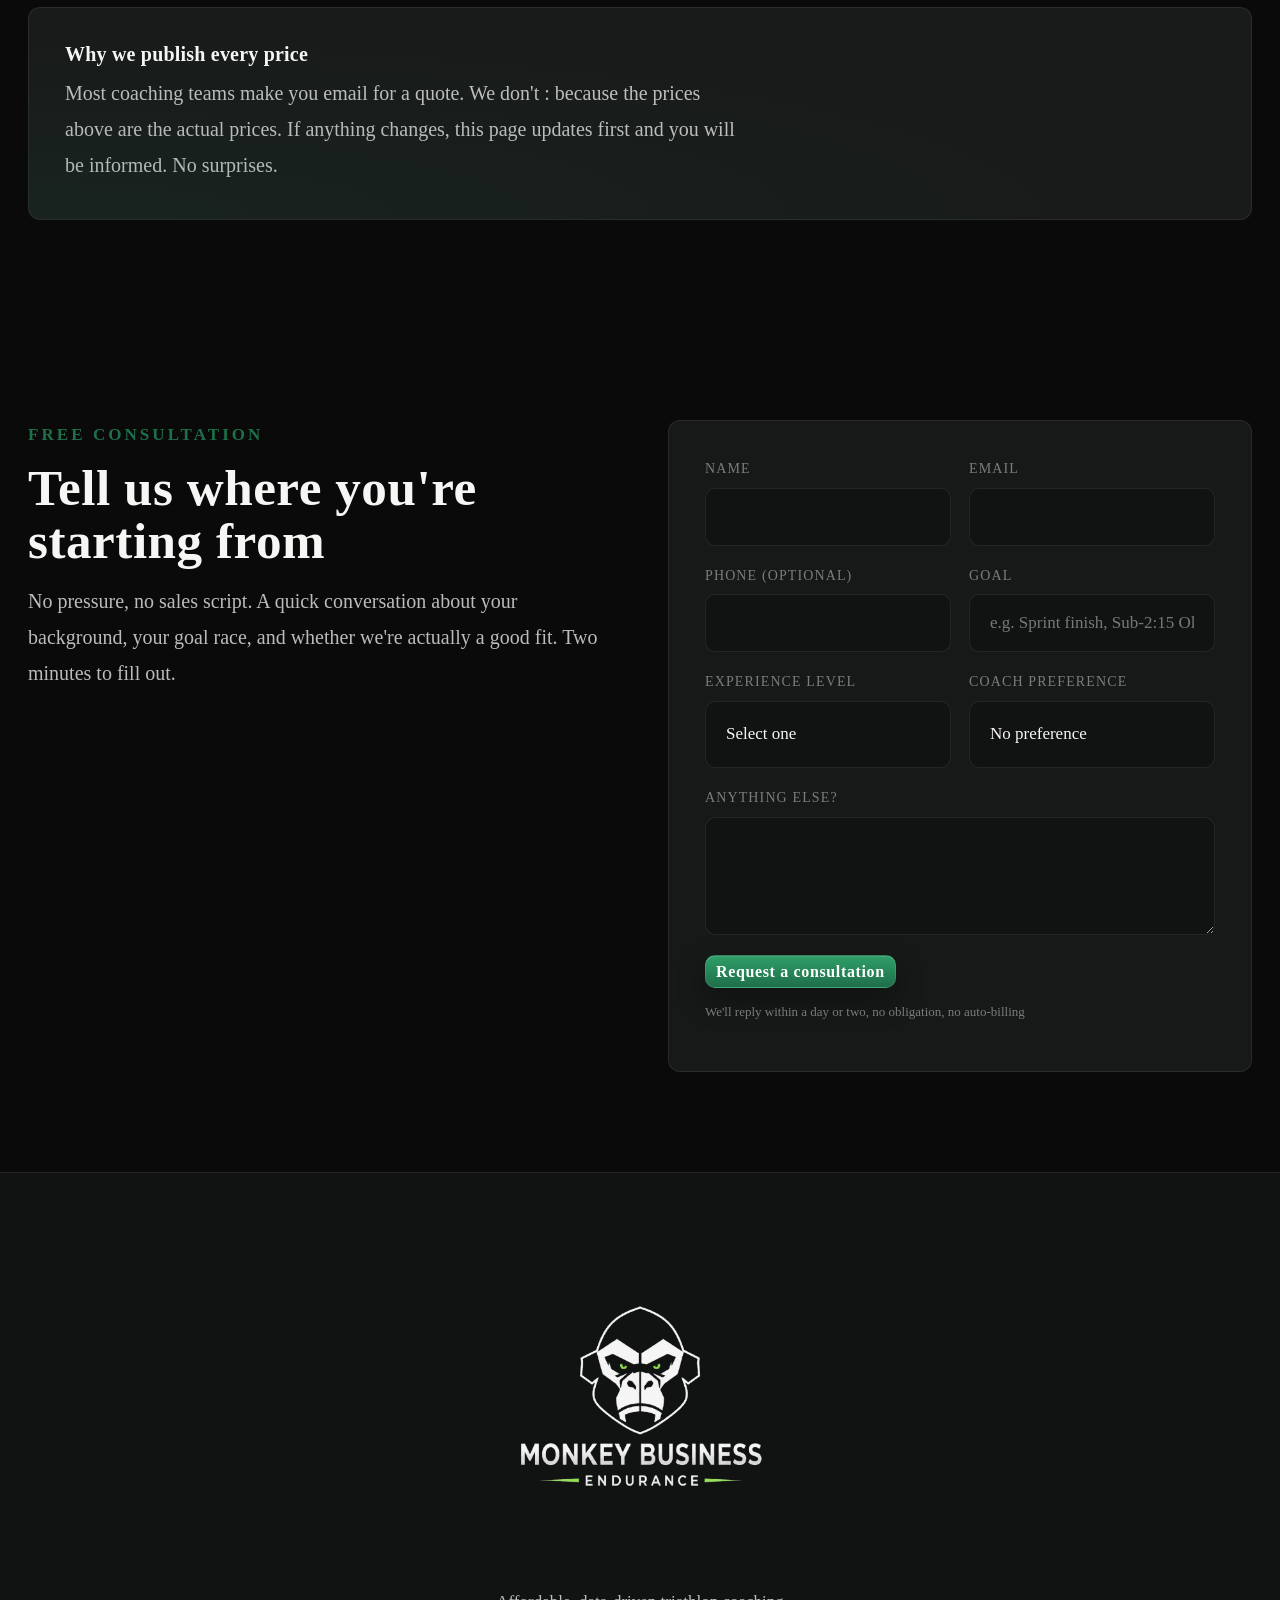
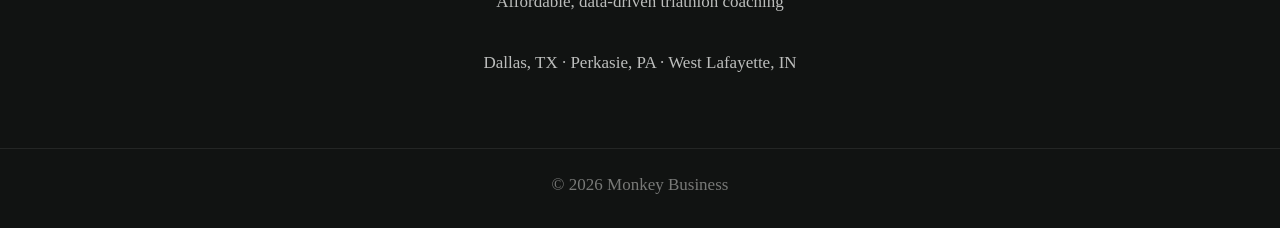
<file: pricing.html>
<!DOCTYPE html>
<html lang="en">
<head>
  <meta charset="UTF-8">
  <meta name="viewport" content="width=device-width, initial-scale=1.0">

  <title>Pricing &amp; Team Kit | Monkey Business</title>
  <meta name="description" content="Monkey Business triathlon coaching, races, and team kit. Train harder. Race smarter.">

  <!-- Favicon / tab icon -->
  <link rel="icon" href="images/gorillaOnly.png" type="image/png">
  <link rel="apple-touch-icon" href="images/gorillaOnly.png">

  <!-- Open Graph (Google / Facebook / iMessage / Slack previews) -->
  <!-- IMPORTANT: change YOURDOMAIN.com to your real domain -->
  <meta property="og:title" content="Races &amp; Team Kit | Monkey Business">
  <meta property="og:description" content="Monkey Business triathlon coaching, races, and team kit. Train harder. Race smarter.">
  <meta property="og:image" content="https://monkeybusinessendurance.us/images/gorillaOnly.png">
  <meta property="og:url" content="https://monkeybusinessendurance.us/">
  <meta property="og:type" content="website">
  <meta property="og:site_name" content="Monkey Business">

  <!-- Twitter / X card -->
  <meta name="twitter:card" content="summary_large_image">
  <meta name="twitter:title" content="Races &amp; Team Kit | Monkey Business">
  <meta name="twitter:description" content="Monkey Business triathlon coaching, races, and team kit.">
  <meta name="twitter:image" content="https://monkeybusinessendurance.us/images/gorillaOnly.png">

  <link rel="canonical" href="https://monkeybusinessendurance.us/pricing.html">

  <!-- Fonts -->
  <link rel="preconnect" href="https://fonts.googleapis.com">
  <link rel="preconnect" href="https://fonts.gstatic.com" crossorigin>
  <link href="https://fonts.googleapis.com/css2?family=Inter:wght@400;500;600;700&family=Big+Shoulders+Condensed:wght@600;700;800&family=IBM+Plex+Mono:wght@400;500;600&display=swap" rel="stylesheet">

  <link rel="stylesheet" href="styles.css">
</head>
<!-- Google tag (gtag.js) -->
<script async src="https://www.googletagmanager.com/gtag/js?id=G-4HKYTXBW5R"></script>
<script>
  window.dataLayer = window.dataLayer || [];
  function gtag(){dataLayer.push(arguments);}
  gtag('js', new Date());

  gtag('config', 'G-4HKYTXBW5R');
</script>
<body>
<nav class="nav">
  <div class="nav__inner">
<a class="nav__logo" href="index.html">
    <img src="images/titleMonk.png" alt="Monkey Business Endurance">
</a>      <button class="nav__toggle" aria-expanded="false" aria-label="Toggle menu">MENU</button>
    <ul class="nav__links">
      <li><a href="index.html">Home</a></li>
      <li><a href="about.html">Coaches</a></li>
            <li><a href="sport-psych.html">Sport Psych</a></li>

      <li><a href="pricing.html" aria-current="page">Pricing</a></li>
      <li><a href="races.html">Races &amp; Kit</a></li>
      <li><a href="contact.html">Contact</a></li>

      <!-- Updated to gold button -->
      <li><a class="btn btn--primary" href="#consult">Free Consultation</a></li>
    </ul>
  </div>
</nav>

<header class="hero hero--pricing" style="min-height:90vh; padding:140px 0 80px;">
  <div class="container">
    <p class="eyebrow">Pricing &amp; what's included</p>
    <h1 class="hero__title">
      Every price<br><em>up front</em>
    </h1>
    <p class="hero__sub">Other teams make you ask for a quote. We don't. Here's exactly what everything costs before you talk to us</p>
  </div>
</header>

<section class="section">
  <div class="container">
    <div class="grid grid--3 reveal-group" style="margin-bottom:32px;">

      <article class="bibcard reveal">
        <div class="bibcard__holes" aria-hidden="true"></div>
        <div class="bibcard__dashes" aria-hidden="true"></div>
        <h3 class="bibcard__title">Coaching</h3>
        <p style="font-family:var(--mono); font-size:36px; font-weight:600; color:var(--ink); margin:10px 0 4px;">
          $95<span style="font-size:15px; font-weight:400; color:var(--ink-2);"> / mo</span>
            |       $75<span style="font-size:15px; font-weight:400; color:var(--ink-2);"> / mo Single Sport</span>

        </p>
        <p class="bibcard__body">Billed monthly. Join or cancel any time; no minimum commitment</p>
        <ul>
          <li>Personalized plan built from your own data</li>
          <li>Regular coach check-ins, access to us at anytime</li>
          <li>Team community : group chat, Strava club, built in friends</li>
          <li>If you are a Single Sport Athlete, you will not be eligible for the kit and room discounts. Run singlet/swim cap/bike jersey discount TBD</li>
          <li style="font-weight: bold;">45 minute Sports Psychology sessions with Megan is $70 for non members / $50 for members</li>
        </ul>
      </article>

      <article class="bibcard reveal">
        <div class="bibcard__holes" aria-hidden="true"></div>
        <div class="bibcard__dashes" aria-hidden="true"></div>
        <h3 class="bibcard__title">Team Kit</h3>
        <p style="font-family:var(--mono); font-size:36px; font-weight:600; color:var(--ink); margin:10px 0 4px;">
          $105-$145<span style="font-size:15px; font-weight:400; color:var(--ink-2);"> one-time</span>
        </p>
        <p class="bibcard__body">Real cost is $200 to $240, we cover $95. Pay once, yours to keep</p>
        <ul>
          <li>One kit per athlete; reorders at full cost; shipping not included</li>
          <li>Running singlet / swim cap / bike jersey available for a discounted rate for Single Sport Athletes, coming soon</li>
          <li>Affordable matching shirts, caps, and more merch on the way!</li>


        </ul>
      </article>

      <article class="bibcard reveal">
        <div class="bibcard__holes" aria-hidden="true"></div>
        <div class="bibcard__dashes" aria-hidden="true"></div>
        <h3 class="bibcard__title">Race Weekend</h3>
        <p style="font-family:var(--mono); font-size:36px; font-weight:600; color:var(--ink); margin:10px 0 4px;">
          $275<span style="font-size:15px; font-weight:400; color:var(--ink-2);">/room/race</span>
        </p>
        <p class="bibcard__body">The real cost is approximately $375. You're paying below cost. Opt in per race, never required</p>
        <ul>
          <li>Covers your room for you and one of your family or friend as well as the pre race dinner for you both</li>
          <li>Want another room? If we have availability, you can book another at the full price/li>
          <li>Race anywhere without lodging being the blocker</li>
        </ul>
      </article>

    </div>

    <div class="highlight-box reveal">
      <h3 style="font-size:20px; margin-bottom:10px; font-family:var(--display);">Why we publish every price</h3>
      <p style="color:var(--ink-2); margin:0; max-width:680px;">
        Most coaching teams make you email for a quote. We don't : because the prices above are the actual prices. 
        If anything changes, this page updates first and you will be informed. No surprises.
      </p>
    </div>
  </div>
</section>


<section class="section" id="consult">
  <div class="container">
    <div class="grid grid--2" style="gap:56px; align-items:flex-start;">
      <div class="reveal-left">
        <p class="section__kicker">Free Consultation</p>
        <h2 class="section__title" style="margin-bottom:16px;">Tell us where you're starting from</h2>
        <p style="color:var(--ink-2);">
          No pressure, no sales script. A quick conversation about your background, your goal race, and whether we're actually a good fit. Two minutes to fill out.
        </p>
      </div>

      <form class="form reveal-right" data-ajax-form data-fallback-email="hello@example.com"
            action="https://formspree.io/f/xpqvylyg" method="POST">

        <div class="form__row">
          <div class="form__field">
            <label for="name">Name</label>
            <input type="text" id="name" name="name" required>
          </div>

          <div class="form__field">
            <label for="email">Email</label>
            <input type="email" id="email" name="email" required>
          </div>
        </div>

        <div class="form__row">
          <div class="form__field">
            <label for="phone">Phone (optional)</label>
            <input type="tel" id="phone" name="phone">
          </div>

           <div class="form__field">
        <label for="goal">Goal</label>
        <input
            type="text"
            id="goal"
            name="goal"
            placeholder="e.g. Sprint finish, Sub-2:15 Olympic">
    </div>

          
        </div>

     <div class="form__row">

   <div class="form__field">
            <label for="level">Experience level</label>
            <select id="level" name="level" required>
              <option value="">Select one</option>
              <option>New to triathlon</option>
              <option>Done a few races</option>
              <option>Experienced age-grouper</option>
              <option>Returning after time off</option>
            </select>
          </div>

    <div class="form__field">
        <label for="coach">Coach Preference</label>

        <select id="coach" name="coach">
            <option value="">No preference</option>
            <option>Sury</option>
            <option>Paarth</option>
            <option>Megan</option>
        </select>
    </div>

</div>

        <div class="form__row form__row--single">
          <div class="form__field">
            <label for="message">Anything else?</label>
            <textarea id="message" name="message" rows="4"></textarea>
          </div>
        </div>

        <button class="btn btn--primary" type="submit" data-label="Request a consultation">
          Request a consultation
        </button>

        <p class="form__note">We'll reply within a day or two, no obligation, no auto-billing</p>
        <p class="form__status" role="status"></p>
      </form>
    </div>
  </div>
</section>

<footer class="footer">
  <div class="container footer__inner">

    <div class="footer__left">

      <a href="index.html" class="footer__brand-logo">
        <img src="images/whiteMon.png" alt="Monkey Business Endurance">
      </a>

      <p class="footer__lede">
        Affordable, data-driven triathlon coaching
        <br><br>
        Dallas, TX · Perkasie, PA · West Lafayette, IN
      </p>


    </div>

  </div>

  <div class="container footer__fine">
    © <span id="y"></span> Monkey Business
  </div>
</footer>

<script>document.getElementById('y').textContent = new Date().getFullYear();</script>
<script src="shared.js"></script>
</body>
</html>
</file>
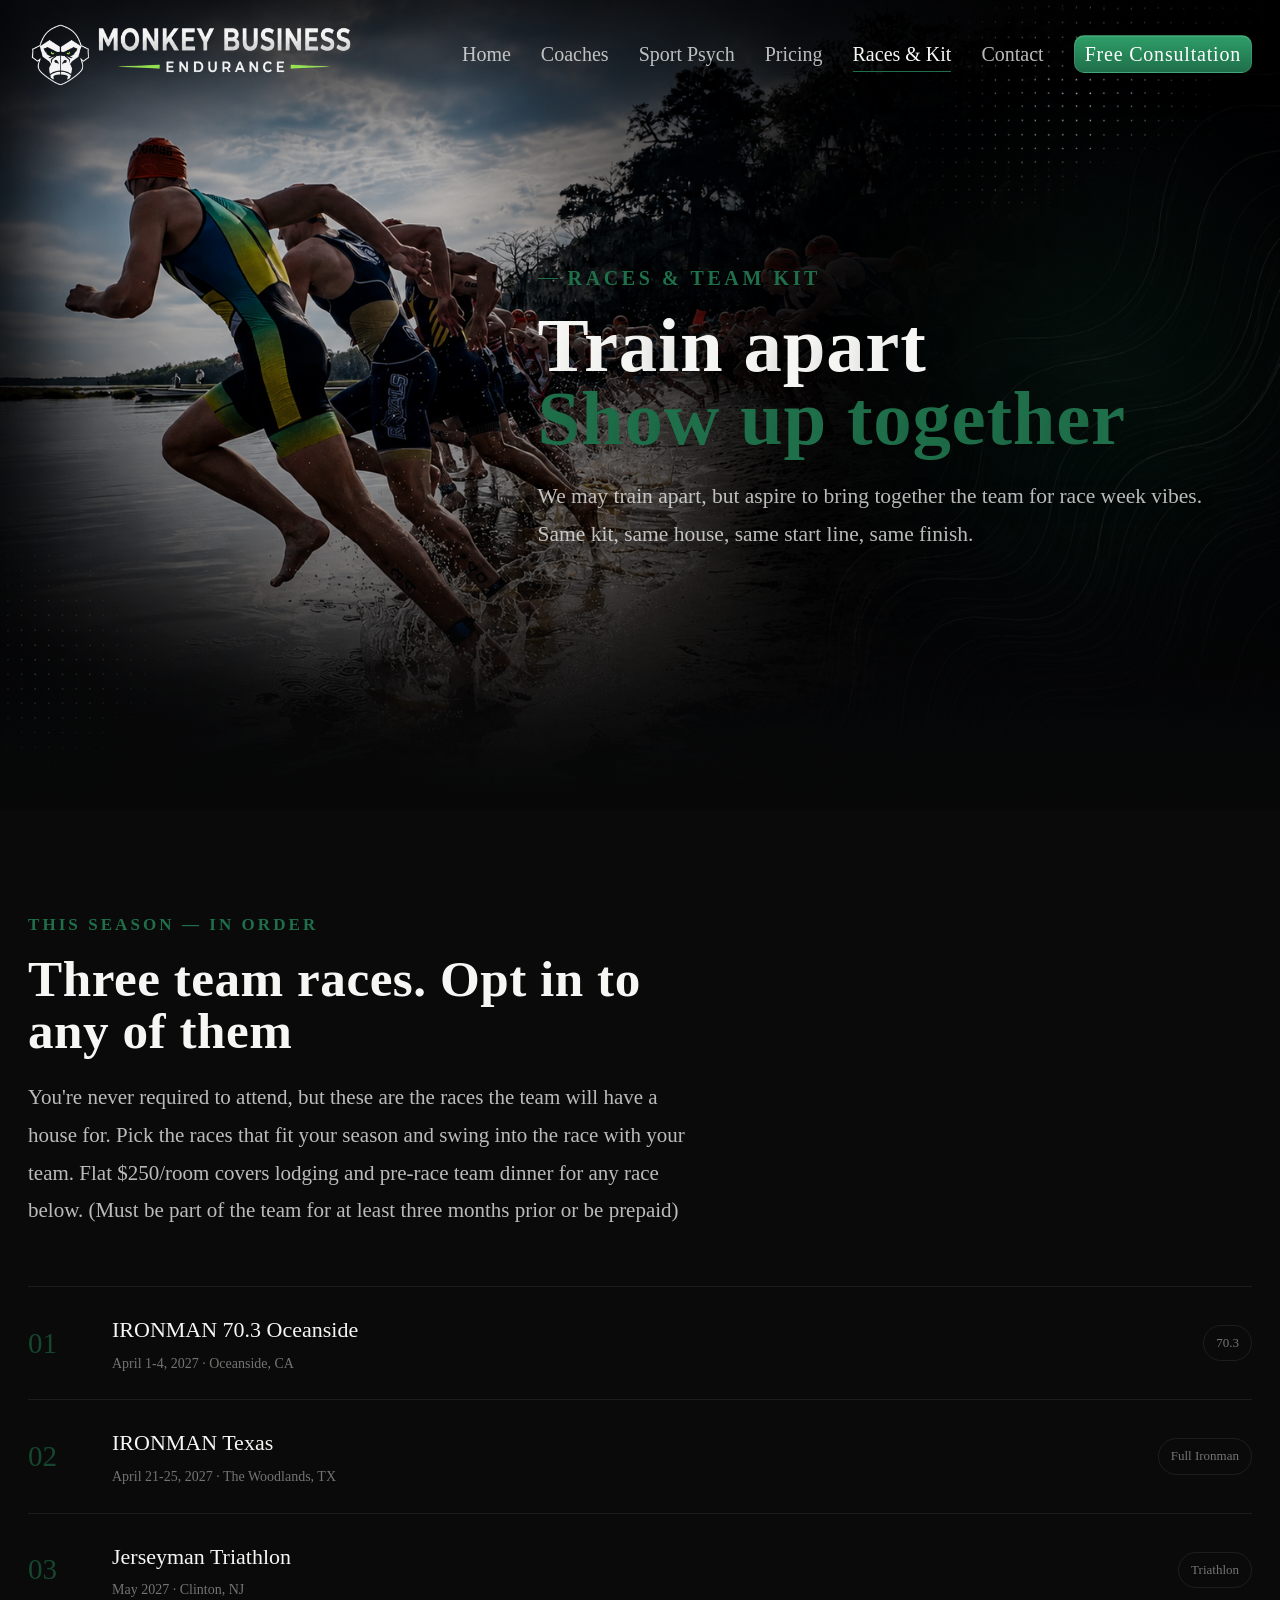
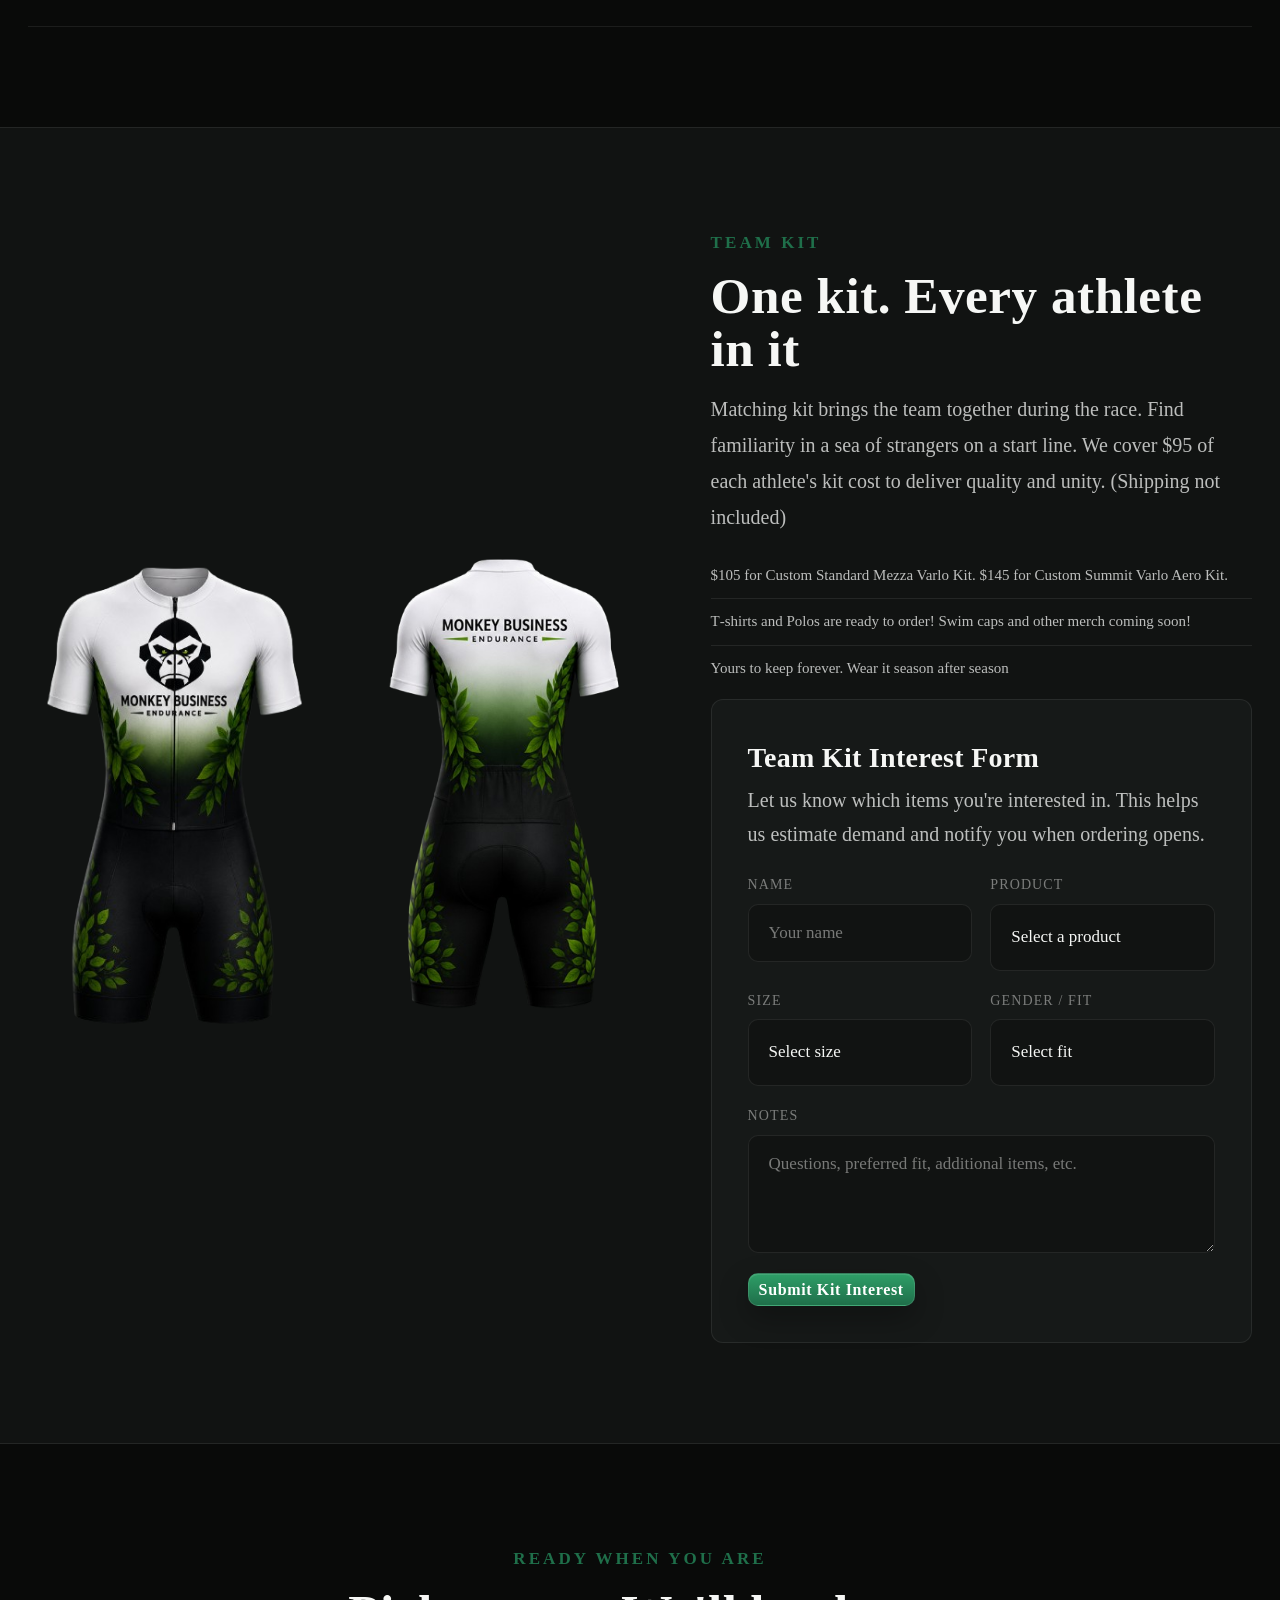
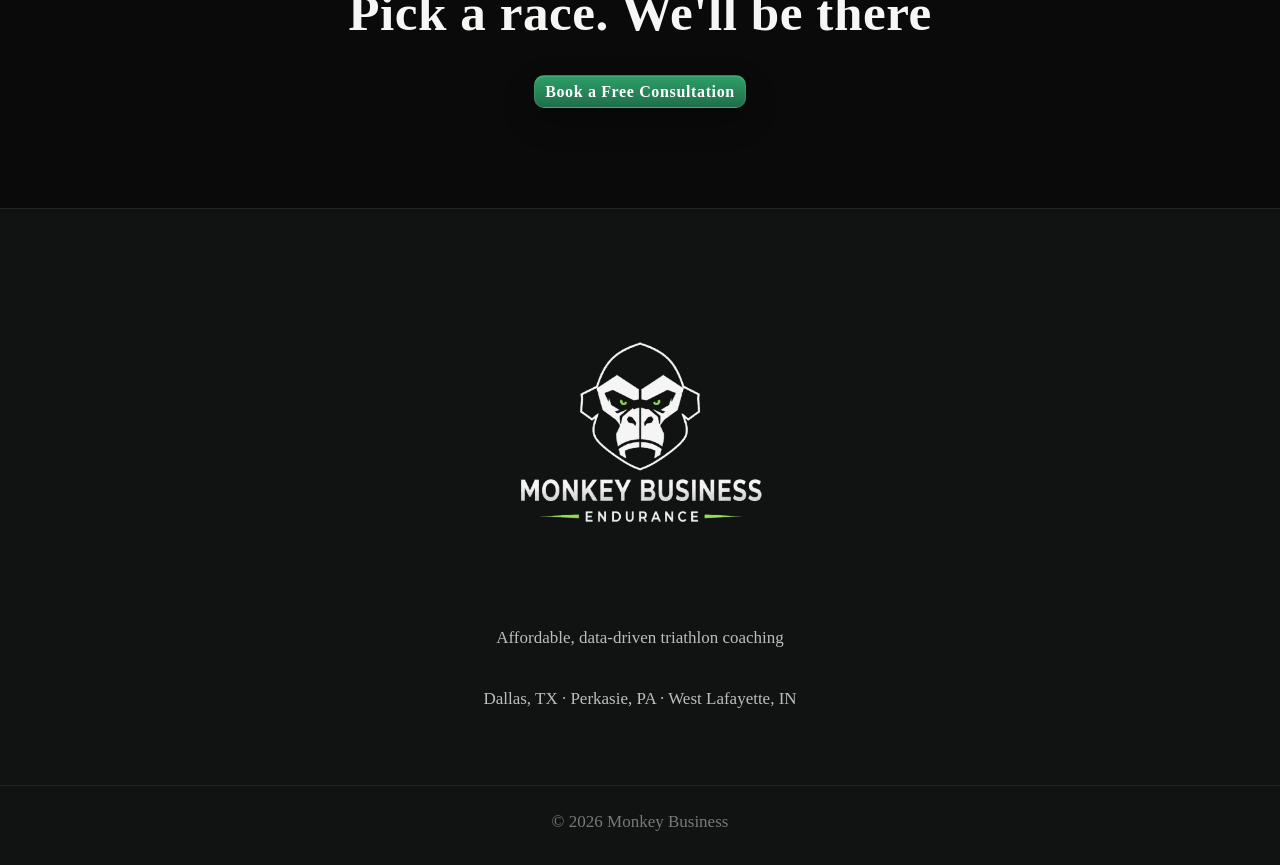
<file: races.html>
<!DOCTYPE html>
<html lang="en">
<head>
  <meta charset="UTF-8">
  <meta name="viewport" content="width=device-width, initial-scale=1.0">

  <title>Races &amp; Team Kit | Monkey Business</title>
  <meta name="description" content="Monkey Business triathlon coaching, races, and team kit. Train harder. Race smarter.">

  <!-- Favicon / tab icon -->
  <link rel="icon" href="images/gorillaOnly.png" type="image/png">
  <link rel="apple-touch-icon" href="images/gorillaOnly.png">

  <!-- Open Graph (Google / Facebook / iMessage / Slack previews) -->
  <!-- IMPORTANT: change YOURDOMAIN.com to your real domain -->
  <meta property="og:title" content="Races &amp; Team Kit | Monkey Business">
  <meta property="og:description" content="Monkey Business triathlon coaching, races, and team kit. Train harder. Race smarter.">
  <meta property="og:image" content="https://monkeybusinessendurance.us/images/gorillaOnly.png">
  <meta property="og:url" content="https://monkeybusinessendurance.us/races.html">
  <meta property="og:type" content="website">
  <meta property="og:site_name" content="Monkey Business">

  <!-- Twitter / X card -->
  <meta name="twitter:card" content="summary_large_image">
  <meta name="twitter:title" content="Races &amp; Team Kit | Monkey Business">
  <meta name="twitter:description" content="Monkey Business triathlon coaching, races, and team kit.">
  <meta name="twitter:image" content="https://monkeybusinessendurance.us/images/gorillaOnly.png">

  <link rel="canonical" href="https://monkeybusinessendurance.us/">

  <!-- Fonts -->
  <link rel="preconnect" href="https://fonts.googleapis.com">
  <link rel="preconnect" href="https://fonts.gstatic.com" crossorigin>
  <link href="https://fonts.googleapis.com/css2?family=Inter:wght@400;500;600;700&family=Big+Shoulders+Condensed:wght@600;700;800&family=IBM+Plex+Mono:wght@400;500;600&display=swap" rel="stylesheet">

  <link rel="stylesheet" href="styles.css">
</head>
<!-- Google tag (gtag.js) -->
<script async src="https://www.googletagmanager.com/gtag/js?id=G-4HKYTXBW5R"></script>
<script>
  window.dataLayer = window.dataLayer || [];
  function gtag(){dataLayer.push(arguments);}
  gtag('js', new Date());

  gtag('config', 'G-4HKYTXBW5R');
</script>
<body>

<nav class="nav">
  <div class="nav__inner">
<a class="nav__logo" href="index.html">
    <img src="images/titleMonk.png" alt="Monkey Business Endurance">
</a>      <button class="nav__toggle" aria-expanded="false" aria-label="Toggle menu">MENU</button>
    <ul class="nav__links">
      <li><a href="index.html">Home</a></li>
      <li><a href="about.html">Coaches</a></li>
            <li><a href="sport-psych.html">Sport Psych</a></li>

      <li><a href="pricing.html">Pricing</a></li>
      <li><a href="races.html" aria-current="page">Races &amp; Kit</a></li>
      <li><a href="contact.html">Contact</a></li>

      <!-- Updated to gold button -->
      <li><a class="btn btn--primary" href="pricing.html#consult">Free Consultation</a></li>
    </ul>
  </div>
</nav>

<header class="hero hero--races" style="min-height:90vh">
  <div class="container">
    <p class="eyebrow">Races &amp; team kit</p>
    <h1 class="hero__title">
      Train apart<br><em>Show up together</em>
    </h1>
    <p class="hero__sub">
      We may train apart, but aspire to bring together the team for race week vibes. Same kit, same house, same start line, same finish.
    </p>
  </div>
</header>

<section class="section">
  <div class="container">
    <div class="section__head reveal">
      <p class="section__kicker">This season — in order</p>
        <h2 class="section__title">Three team races. Opt in to any of them</h2>
      <p class="section__lede">
        You're never required to attend, but these are the races the team will have a house for. Pick the races that fit your season and swing into the race with your team. Flat $250/room covers lodging and pre‑race team dinner for any race below. (Must be part of the team for at least three months prior or be prepaid)
      </p>
    </div>

     <div class="reveal">

  <div class="race-row">
    <span class="race-row__num">01</span>
    <div>
      <div class="race-row__name">IRONMAN 70.3 Oceanside</div>
      <div class="race-row__meta">April 1-4, 2027 · Oceanside, CA</div>
    </div>
    <span class="race-row__dist">70.3</span>
  </div>

  <div class="race-row">
    <span class="race-row__num">02</span>
    <div>
      <div class="race-row__name">IRONMAN Texas</div>
      <div class="race-row__meta">April 21-25, 2027 · The Woodlands, TX</div>
    </div>
    <span class="race-row__dist">Full Ironman</span>
  </div>

  <div class="race-row">
    <span class="race-row__num">03</span>
    <div>
      <div class="race-row__name">Jerseyman Triathlon</div>
      <div class="race-row__meta">May 2027 · Clinton, NJ</div>
    </div>
    <span class="race-row__dist">Triathlon</span>
  </div>

</div>

    </section>
<!--
    <div class="reveal">
      <div class="race-row">
        <span class="race-row__num">01</span>
        <div>
          <div class="race-row__name">[Sprint race name]</div>
          <div class="race-row__meta">[Month] · [City, State]</div>
        </div>
        <span class="race-row__dist">Sprint</span>
      </div>

      <div class="race-row">
        <span class="race-row__num">02</span>
        <div>
          <div class="race-row__name">[Olympic race name]</div>
          <div class="race-row__meta">[Month] · [City, State]</div>
        </div>
        <span class="race-row__dist">Olympic</span>
      </div>

      <div class="race-row">
        <span class="race-row__num">03</span>
        <div>
          <div class="race-row__name">[Half-Iron race name]</div>
          <div class="race-row__meta">[Month] · [City, State]</div>
        </div>
        <span class="race-row__dist">Half Ironman</span>
      </div>

      <div class="race-row">
        <span class="race-row__num">04</span>
        <div>
          <div class="race-row__name">[Half-Iron race name]</div>
          <div class="race-row__meta">[Month] · [City, State]</div>
        </div>
        <span class="race-row__dist">Half Ironman</span>
      </div>

      <div class="race-row">
        <span class="race-row__num">05</span>
        <div>
          <div class="race-row__name">[Full Iron race name]</div>
          <div class="race-row__meta">[Month] · [City, State]</div>
        </div>
        <span class="race-row__dist">Full Ironman</span>
      </div>
    </div>

  -->

<section class="section section--alt">
  <div class="container">
    <div class="kitpanel">

      <div class="kitpanel__art reveal-left">

    <img
        src="images/front.png"
        alt="Monkey Business Endurance kit front"
        class="kitpanel__img kitpanel__img--front">

    <img
        src="images/bakc.png"
        alt="Monkey Business Endurance kit back"
        class="kitpanel__img">

</div>

      <div class="reveal-right">
        <p class="section__kicker">Team kit</p>
        <h2 class="section__title" style="margin-bottom:16px;">One kit. Every athlete in it</h2>

        <p style="color:var(--ink-2); margin-bottom:18px;">
          Matching kit brings the team together during the race. Find familiarity in a sea of strangers on a start line. We cover $95 of each athlete's kit cost to deliver quality and unity. (Shipping not included)
        </p>

        <ul style="list-style:none; padding:0;">
          <li style="padding:10px 0; border-bottom:1px solid var(--line); color:var(--ink-2); font-size:15px;">
           $105 for Custom Standard Mezza Varlo Kit. $145 for Custom Summit Varlo Aero Kit.
          </li>
          <li style="padding:10px 0; border-bottom:1px solid var(--line); color:var(--ink-2); font-size:15px;">
            T‑shirts and Polos are ready to order! Swim caps and other merch coming soon!
          </li>
          <li style="padding:10px 0; color:var(--ink-2); font-size:15px;">
            Yours to keep forever. Wear it season after season
          </li>
        </ul>


<form class="form" data-ajax-form
      data-fallback-email="monkeybusinessendurance@gmail.com"
      action="https://formspree.io/f/xpqvylyg"
      method="POST"
      style="margin-top:8px;">

      <div style="margin-top:1px; margin-bottom:22px;">
  <h3 style="font-size:28px; margin:8px 0 10px;">
    Team Kit Interest Form
  </h3>

  <p style="color:var(--ink-2); line-height:1.7;">
    Let us know which items you're interested in. This helps us estimate demand
    and notify you when ordering opens.
  </p>
</div>
  <input type="hidden" name="form" value="Kit Interest">

  <div class="form__row">
    <div class="form__field">
      <label for="kit-name">Name</label>
      <input
        type="text"
        id="kit-name"
        name="name"
        placeholder="Your name"
        required>
    </div>

    <div class="form__field">
      <label for="kit-product">Product</label>
      <select id="kit-product" name="product" required>
        <option value="">Select a product</option>
        <option>Mezza Tri Suit - $105</option>
        <option>Summit Varlo Aero Kit - $145</option>
        <option>T shirt - $17</option>
        <option>Polo - $32</option>
      </select>
    </div>
  </div>

  <div class="form__row">
    <div class="form__field">
      <label for="kit-size">Size</label>
      <select id="kit-size" name="size" required>
        <option value="">Select size</option>
        <option>XS</option>
        <option>S</option>
        <option>M</option>
        <option>L</option>
        <option>XL</option>
        <option>XXL</option>
      </select>
    </div>

    <div class="form__field">
      <label for="kit-gender">Gender / Fit</label>
      <select id="kit-gender" name="gender" required>
        <option value="">Select fit</option>
        <option>Men's</option>
        <option>Women's</option>
      </select>
    </div>
  </div>

  <div class="form__row form__row--single">
    <div class="form__field">
      <label for="kit-notes">Notes</label>
      <textarea
        id="kit-notes"
        name="notes"
        rows="4"
        placeholder="Questions, preferred fit, additional items, etc."></textarea>
    </div>
  </div>

  <button class="btn btn--primary" type="submit">
    Submit Kit Interest
  </button>

</form>
      </div>
    </div>
  </div>
</section>

<section class="section center">
  <div class="container">
    <div class="section__head reveal" style="margin:0 auto 36px;">
      <p class="section__kicker">Ready when you are</p>
      <h2 class="section__title">Pick a race. We'll be there</h2>
    </div>

    <div class="reveal" style="display:flex; justify-content:center;">
      <a class="btn btn--primary" href="pricing.html#consult">Book a Free Consultation</a>
    </div>
  </div>
</section>

<footer class="footer">
  <div class="container footer__inner">

    <div class="footer__left">

      <a href="index.html" class="footer__brand-logo">
        <img src="images/whiteMon.png" alt="Monkey Business Endurance">
      </a>

      <p class="footer__lede">
        Affordable, data-driven triathlon coaching
        <br><br>
        Dallas, TX · Perkasie, PA · West Lafayette, IN
      </p>


    </div>

  </div>

  <div class="container footer__fine">
    © <span id="y"></span> Monkey Business
  </div>
</footer>
<img src="images/whiteMon.png" alt="Monkey Business Endurance" style="display:none;">
<script>document.getElementById('y').textContent = new Date().getFullYear();</script>
<script src="shared.js"></script>
</body>
</html>
</file>
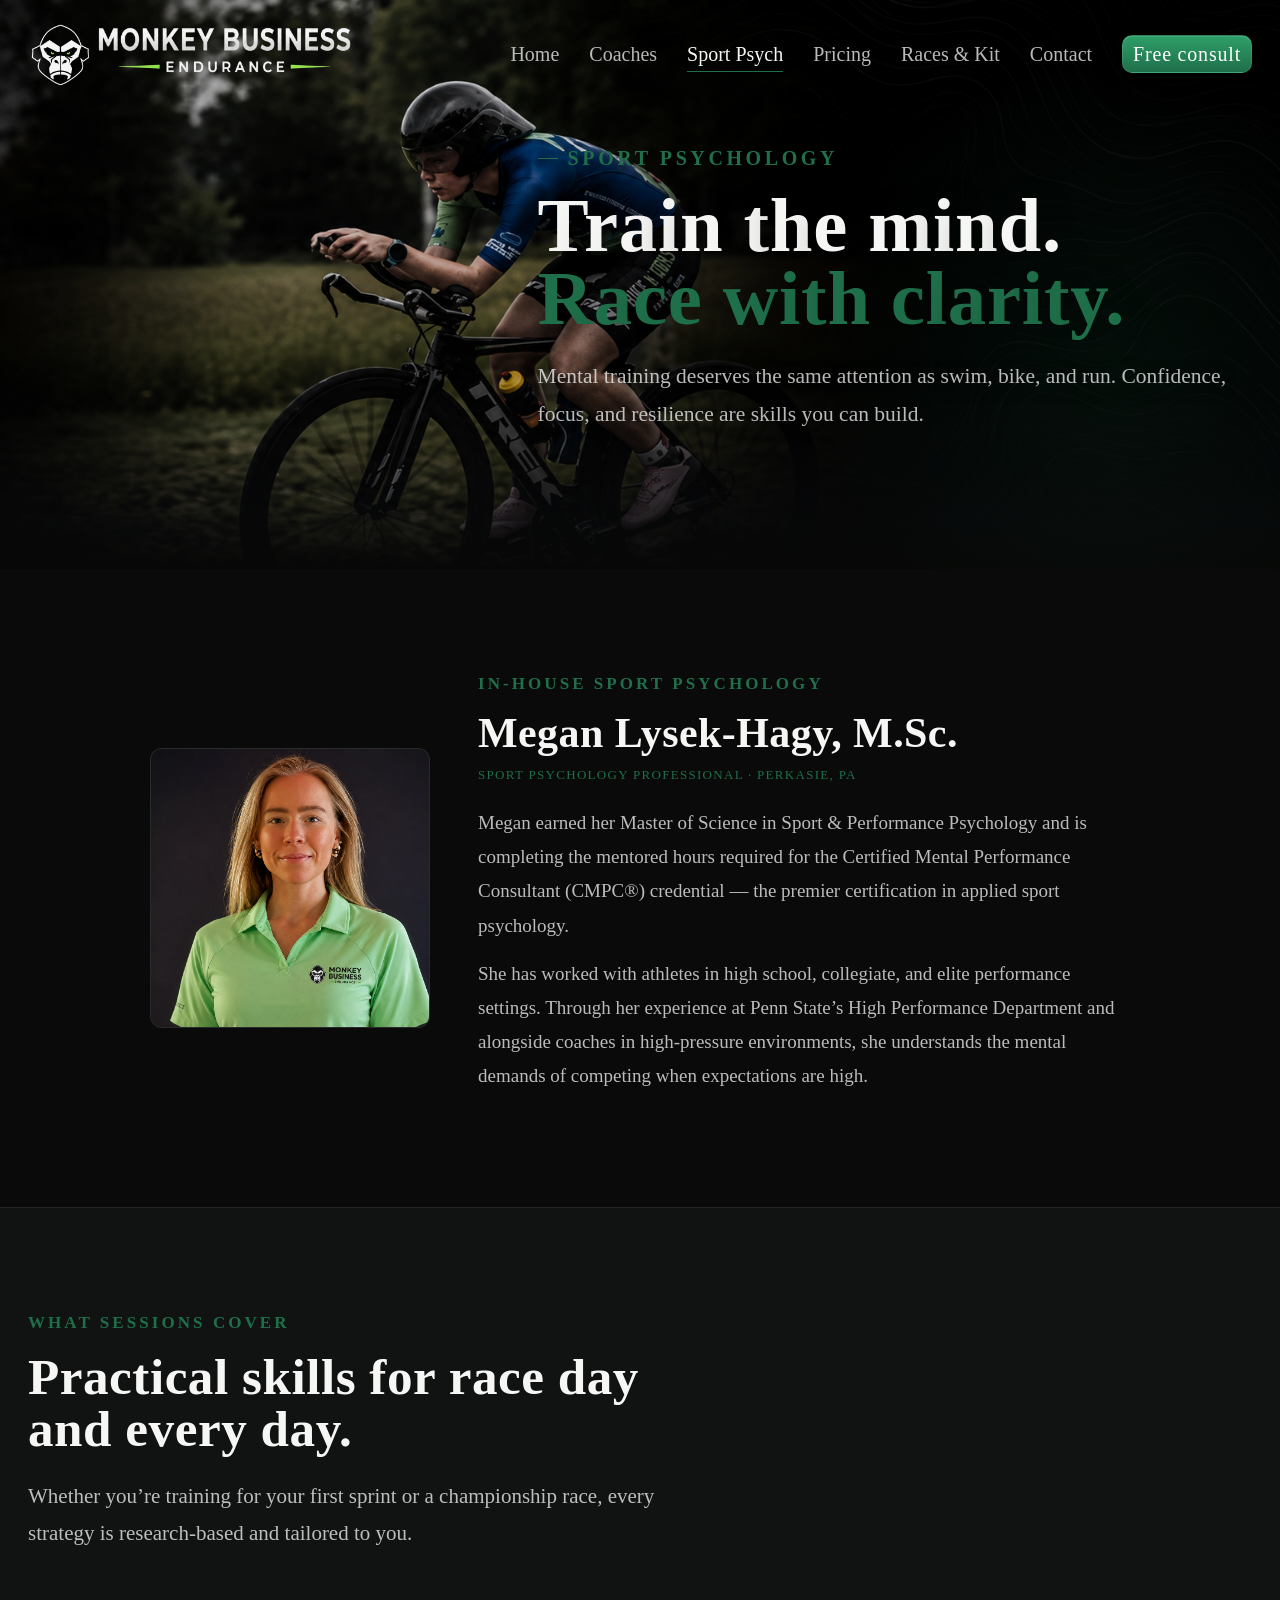
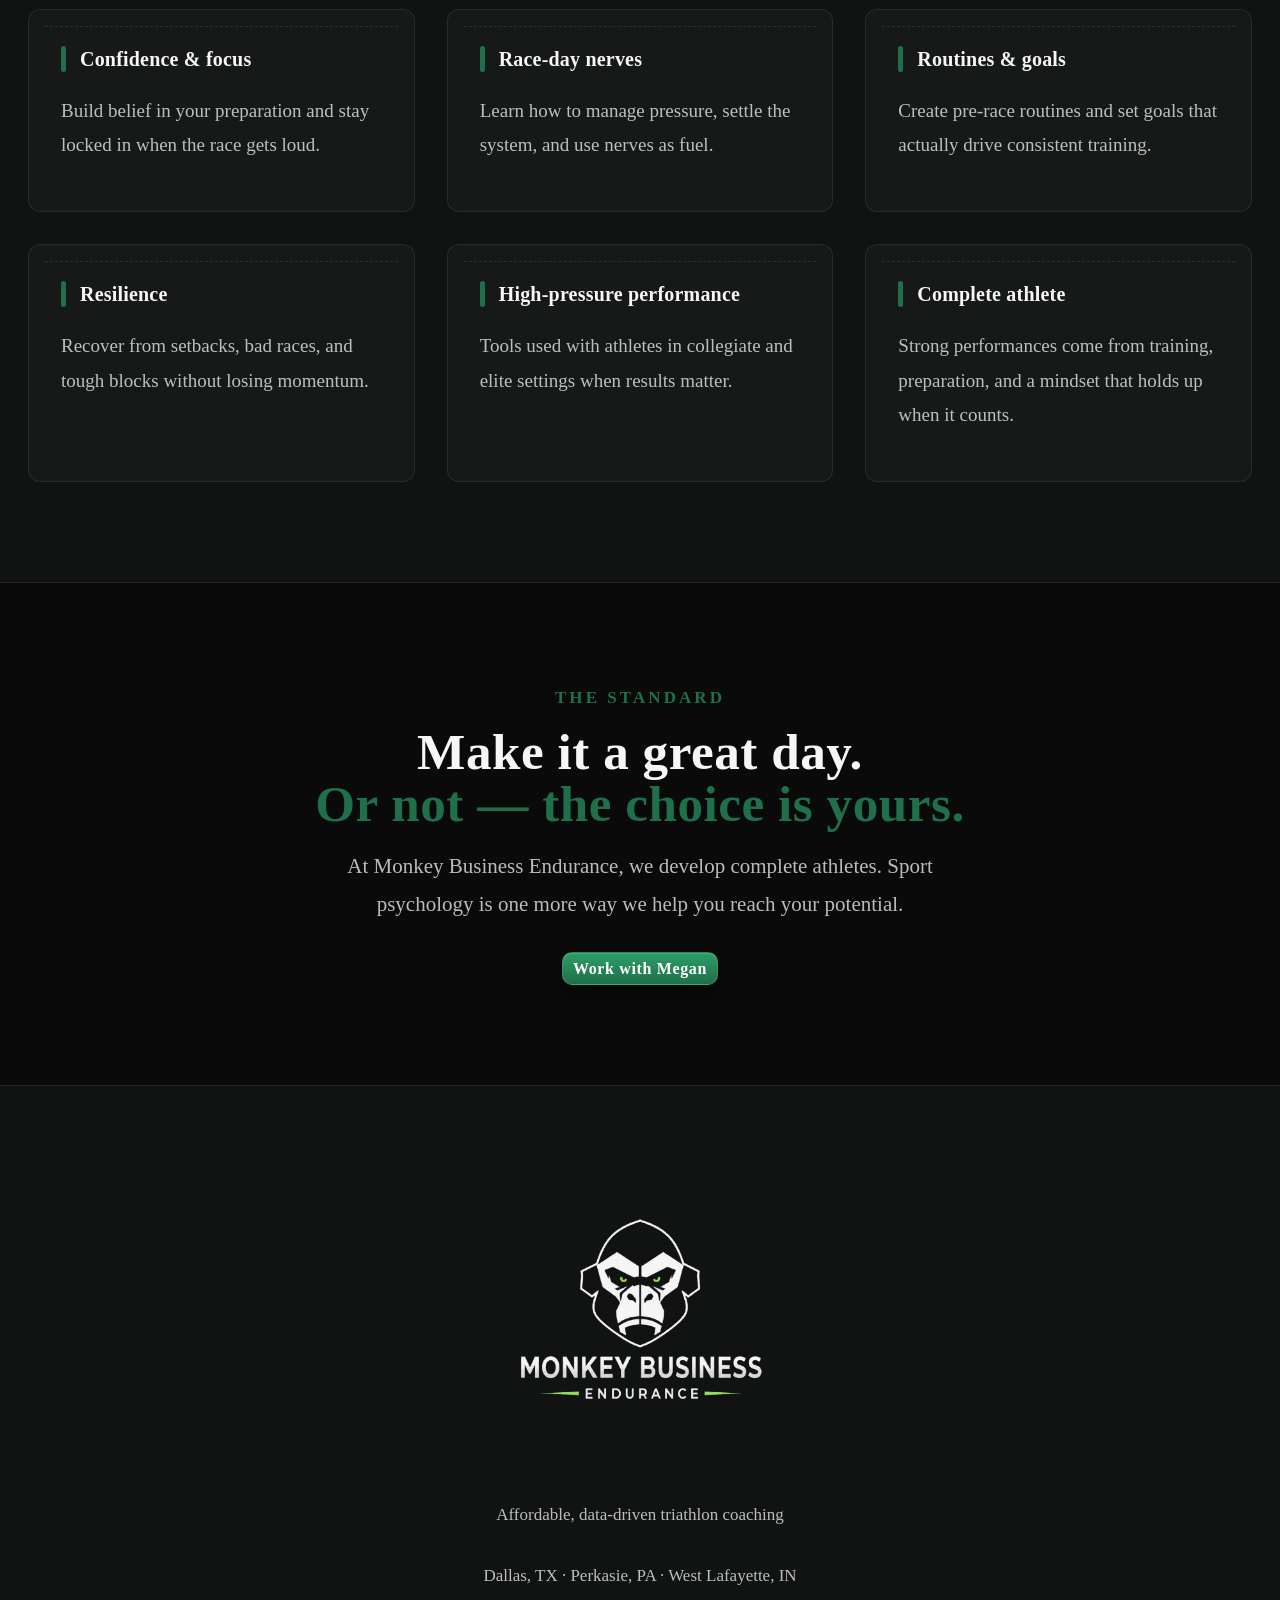
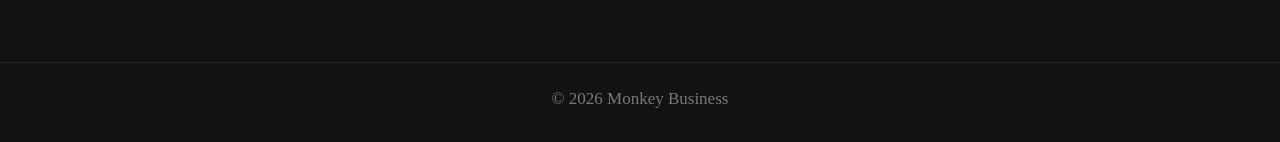
<file: sport-psych.html>
<head>
  <meta charset="UTF-8">
  <meta name="viewport" content="width=device-width, initial-scale=1.0">

  <title>Sport Psychology | Monkey Business</title>
  <meta name="description" content="Mental performance coaching with Megan Lysek-Hagy, M.Sc. Confidence, focus, and resilience for triathletes.">

  <link rel="icon" href="images/gorillaOnly.png" type="image/png">
  <link rel="apple-touch-icon" href="images/gorillaOnly.png">

  <meta property="og:title" content="Sport Psychology | Monkey Business">
  <meta property="og:description" content="Mental training that matches your swim, bike, and run. Work with Megan Lysek-Hagy, M.Sc.">
  <meta property="og:image" content="https://monkeybusinessendurance.us/images/gorillaOnly.png">
  <meta property="og:url" content="https://monkeybusinessendurance.us/sport-psych.html">
  <meta property="og:type" content="website">

  <!-- Fonts -->
  <link rel="preconnect" href="https://fonts.googleapis.com">
  <link rel="preconnect" href="https://fonts.gstatic.com" crossorigin>
  <link href="https://fonts.googleapis.com/css2?family=Inter:wght@400;500;600;700&family=Big+Shoulders+Condensed:wght@600;700;800&family=IBM+Plex+Mono:wght@400;500;600&display=swap" rel="stylesheet">

  <link rel="stylesheet" href="styles.css">
</head>
<body>
<nav class="nav">
  <div class="nav__inner">
    <a class="nav__logo" href="index.html">
      <img src="images/titleMonk.png" alt="Monkey Business Endurance">
    </a>
    <button class="nav__toggle" aria-expanded="false" aria-label="Toggle menu">MENU</button>
    <ul class="nav__links">
      <li><a href="index.html">Home</a></li>
      <li><a href="about.html">Coaches</a></li>
      <li><a href="sport-psych.html" aria-current="page">Sport Psych</a></li>
      <li><a href="pricing.html">Pricing</a></li>
      <li><a href="races.html">Races &amp; Kit</a></li>
      <li><a href="contact.html">Contact</a></li>
      <li><a class="btn btn--primary" href="pricing.html#consult">Free consult</a></li>
    </ul>
  </div>
</nav>

<header class="hero hero--psych" style="min-height:55vh;">
  <div class="container">
    <p class="eyebrow">Sport Psychology</p>
    <h1 class="hero__title">
      Train the mind.<br>
      <em>Race with clarity.</em>
    </h1>
    <p class="hero__sub">
      Mental training deserves the same attention as swim, bike, and run.
      Confidence, focus, and resilience are skills you can build.
    </p>
  </div>
</header>

<!-- Profile -->
<section class="section">
  <div class="container">
    <div class="psych-profile reveal">
      <div class="psych-profile__photo">
        <!-- Replace with Megan's headshot -->
        <img src="images/megHeadshot.png" alt="Megan Lysek-Hagy, Sport Psychology Professional">
      </div>
      <div class="psych-profile__copy">
        <p class="section__kicker">In-house Sport Psychology</p>
        <h2 class="section__title" style="font-size:clamp(28px,4vw,42px); margin-bottom:8px;">
          Megan Lysek-Hagy, M.Sc.
        </h2>
        <p style="font-family:var(--mono); font-size:13px; color:var(--accent); text-transform:uppercase; letter-spacing:.1em; margin-bottom:20px;">
          Sport Psychology Professional · Perkasie, PA
        </p>
        <p class="bibcard__body">
          Megan earned her Master of Science in Sport &amp; Performance Psychology and is completing the mentored hours required for the Certified Mental Performance Consultant (CMPC®) credential — the premier certification in applied sport psychology.
        </p>
        <p class="bibcard__body">
          She has worked with athletes in high school, collegiate, and elite performance settings. Through her experience at Penn State’s High Performance Department and alongside coaches in high-pressure environments, she understands the mental demands of competing when expectations are high.
        </p>
      </div>
    </div>
  </div>
</section>

<!-- What athletes work on -->
<section class="section section--alt">
  <div class="container">
    <div class="section__head reveal">
      <p class="section__kicker">What sessions cover</p>
      <h2 class="section__title">Practical skills for race day and every day.</h2>
      <p class="section__lede">
        Whether you’re training for your first sprint or a championship race, every strategy is research-based and tailored to you.
      </p>
    </div>

    <div class="grid grid--3 reveal-group">
      <article class="bibcard reveal">
        <div class="bibcard__holes" aria-hidden="true"></div>
        <div class="bibcard__dashes" aria-hidden="true"></div>
        <h3 class="bibcard__title" style="font-size:20px;">Confidence &amp; focus</h3>
        <p class="bibcard__body">Build belief in your preparation and stay locked in when the race gets loud.</p>
      </article>
      <article class="bibcard reveal">
        <div class="bibcard__holes" aria-hidden="true"></div>
        <div class="bibcard__dashes" aria-hidden="true"></div>
        <h3 class="bibcard__title" style="font-size:20px;">Race-day nerves</h3>
        <p class="bibcard__body">Learn how to manage pressure, settle the system, and use nerves as fuel.</p>
      </article>
      <article class="bibcard reveal">
        <div class="bibcard__holes" aria-hidden="true"></div>
        <div class="bibcard__dashes" aria-hidden="true"></div>
        <h3 class="bibcard__title" style="font-size:20px;">Routines &amp; goals</h3>
        <p class="bibcard__body">Create pre-race routines and set goals that actually drive consistent training.</p>
      </article>
      <article class="bibcard reveal">
        <div class="bibcard__holes" aria-hidden="true"></div>
        <div class="bibcard__dashes" aria-hidden="true"></div>
        <h3 class="bibcard__title" style="font-size:20px;">Resilience</h3>
        <p class="bibcard__body">Recover from setbacks, bad races, and tough blocks without losing momentum.</p>
      </article>
      <article class="bibcard reveal">
        <div class="bibcard__holes" aria-hidden="true"></div>
        <div class="bibcard__dashes" aria-hidden="true"></div>
        <h3 class="bibcard__title" style="font-size:20px;">High-pressure performance</h3>
        <p class="bibcard__body">Tools used with athletes in collegiate and elite settings when results matter.</p>
      </article>
      <article class="bibcard reveal">
        <div class="bibcard__holes" aria-hidden="true"></div>
        <div class="bibcard__dashes" aria-hidden="true"></div>
        <h3 class="bibcard__title" style="font-size:20px;">Complete athlete</h3>
        <p class="bibcard__body">Strong performances come from training, preparation, and a mindset that holds up when it counts.</p>
      </article>
    </div>
  </div>
</section>

<!-- Closing -->
<section class="section">
  <div class="container" style="max-width:720px; text-align:center;">
    <p class="section__kicker reveal">The standard</p>
    <h2 class="section__title reveal" style="margin-bottom:18px;">
      Make it a great day.<br>
      <em style="color:var(--accent); font-style:normal;">Or not — the choice is yours.</em>
    </h2>
    <p class="section__lede reveal" style="margin:0 auto 28px;">
      At Monkey Business Endurance, we develop complete athletes. Sport psychology is one more way we help you reach your potential.
    </p>
    <a class="btn btn--primary reveal" href="contact.html">Work with Megan</a>
  </div>
</section>

<footer class="footer">
  <div class="container footer__inner">
    <div class="footer__left">
      <a href="index.html" class="footer__brand-logo">
        <img src="images/whiteMon.png" alt="Monkey Business Endurance">
      </a>
      <p class="footer__lede">
        Affordable, data-driven triathlon coaching
        <br><br>
        Dallas, TX · Perkasie, PA · West Lafayette, IN
      </p>
    </div>
  </div>
  <div class="container footer__fine">
    © <span id="y"></span> Monkey Business
  </div>
</footer>

<script>document.getElementById('y').textContent = new Date().getFullYear();</script>
<script src="shared.js"></script>
</body>
</html>
</file>
<file: styles.css>
/* =========================================================
   Design tokens — dark edition
   ========================================================= */
:root{

  /* Backgrounds */
  --bg:#090A09;
  --bg-2:#111312;
  --bg-3:#181B1A;

  --surface:#161918;
  --surface-2:#202422;

  /* Typography */
  --ink:#F6F7F5;
  --ink-2:rgba(246,247,245,.75);
  --ink-3:rgba(246,247,245,.45);

  /* Brand Green — single source of truth */
  --accent:#1F6F4A;
  --accent-hover:#2E9E67;
  --accent-dark:#154D34;
  --accent-bright:#35C97E; /* links / highlights only */

  /* Premium */
  --gold:#C4A45A;

  /* Borders */
  --line:rgba(255,255,255,.08);
  --line-2:rgba(255,255,255,.05);

  /* Glow (brand green, not lime) */
  --glow:rgba(31,111,74,.22);
  --glow-card:rgba(31,111,74,.12);

  /* Fonts — Eirene Sans everywhere */
--display:'Space Grotesk';
  --body:'Space Grotesk';
  --mono:'Space Grotesk';

  /* Layout */
  --container:1280px;
  --radius:12px;
  --radius-sm:10px;

  /* Easing */
  --ease-out:cubic-bezier(.22,.68,0,1.1);
  --ease-smooth:cubic-bezier(.4,0,.2,1);

  /* Shared primary button gradient */
  --btn-grad:linear-gradient(180deg, #2E9E67, #1F6F4A);
  --btn-grad-hover:linear-gradient(180deg, #35C97E, #257E55);
}

/* If you self-host Eirene Sans, uncomment and point to your files:
@font-face{
  font-family:'Eirene Sans';
  src:url('fonts/EireneSans-Regular.woff2') format('woff2');
  font-weight:400;
  font-style:normal;
  font-display:swap;
}
@font-face{
  font-family:'Eirene Sans';
  src:url('fonts/EireneSans-Medium.woff2') format('woff2');
  font-weight:500;
  font-style:normal;
  font-display:swap;
}
@font-face{
  font-family:'Eirene Sans';
  src:url('fonts/EireneSans-SemiBold.woff2') format('woff2');
  font-weight:600;
  font-style:normal;
  font-display:swap;
}
@font-face{
  font-family:'Eirene Sans';
  src:url('fonts/EireneSans-Bold.woff2') format('woff2');
  font-weight:700;
  font-style:normal;
  font-display:swap;
}
*/

/* =========================================================
   Reset / base
   ========================================================= */
*,*::before,*::after{ box-sizing:border-box; }
html{ scroll-behavior:smooth; }
@media (prefers-reduced-motion: reduce){
  html{ scroll-behavior:auto; }
  .reveal, .reveal-left, .reveal-right{ opacity:1 !important; transform:none !important; transition:none !important; }
  *{ animation-duration:.001ms !important; transition-duration:.001ms !important; }
}
body{
  margin:0;
  background:var(--bg);
  color:var(--ink);
  font-family:var(--body);
  font-size:20px;
  line-height:1.7;
  -webkit-font-smoothing:antialiased;
  overflow-x:hidden;
}
img{
  max-width:100%;
  height:auto;
  display:block;
  object-fit:contain;
}
a{ color:inherit; }
h1,h2,h3,h4{
  font-family:var(--display);
  font-weight:700;
  line-height:1.02;
  margin:0;
  letter-spacing:.01em;
}
p{
  font-size:20px;
  line-height:1.8;
  margin:0 0 1em;
}
ul{ margin:0; padding:0; }
:focus-visible{ outline:2px solid var(--accent); outline-offset:3px; }

.container{ max-width:var(--container); margin:0 auto; padding:0 28px; }

/* =========================================================
   Scroll-reveal system
   ========================================================= */
.reveal, .reveal-left, .reveal-right{
  opacity:0;
  transition: opacity .65s var(--ease-smooth), transform .65s var(--ease-smooth);
}
.reveal            { transform: translateY(32px); }
.reveal-left       { transform: translateX(-40px); }
.reveal-right      { transform: translateX(40px); }
.reveal.in-view,
.reveal-left.in-view,
.reveal-right.in-view{ opacity:1; transform: none; }

.reveal-group > *:nth-child(1){ transition-delay:.05s; }
.reveal-group > *:nth-child(2){ transition-delay:.15s; }
.reveal-group > *:nth-child(3){ transition-delay:.25s; }
.reveal-group > *:nth-child(4){ transition-delay:.35s; }

.form__field select{
    width:100%;
    padding:14px 16px;
    border:1px solid var(--line);
    border-radius:var(--radius-sm);
    background:var(--surface);
    color:var(--ink);
    font:inherit;
    outline:none;
    transition:.25s ease;
    appearance:none;
}

.form__field select:focus{
    border-color:var(--accent);
    box-shadow:0 0 0 3px rgba(31,111,74,.15);
}

/* ==========================================
   Social Links
   ========================================== */

.social-links{
    display:flex;
    flex-direction:column;
    gap:18px;
    margin-top:20px;
}

.social-link{
    display:flex;
    align-items:center;
    gap:14px;
    color:var(--ink);
    text-decoration:none;
    font-size:18px;
    font-weight:500;
    transition:all .25s ease;
}

.social-link img{
    width:32px;
    height:32px;
    object-fit:contain;
}

.social-link:hover{
    color:var(--accent-bright);
    transform:translateX(6px);
}

.social-link:hover img{
    transform:scale(1.08);
}

/* =========================================================
   Eyebrow / utility
   ========================================================= */
.eyebrow{
  font-family:var(--mono);
  font-size:20px;
  letter-spacing:.18em;
  text-transform:uppercase;
  color:var(--accent);
  display:inline-flex;
  align-items:center;
  gap:10px;
  margin-bottom:14px;
  font-weight:700;
}
.eyebrow::before{ content:""; width:20px; height:1px; background:var(--accent); display:inline-block; }

.muted{ color:var(--ink-3); }
.center{ text-align:center; }

.grid{ display:grid; gap:28px; }
.grid--2{ grid-template-columns:repeat(2,1fr); }
.grid--3{
  grid-template-columns:repeat(3, minmax(0, 1fr));
  gap:32px;
}
@media (max-width:960px){
  .grid--2, .grid--3{ grid-template-columns:1fr; gap:24px; }
}

/* =========================================================
   Nav
   ========================================================= */
.nav{
  position:fixed; top:0; left:0; right:0; z-index:100;
  background:rgba(11,12,14,.0); backdrop-filter:blur(0px);
  border-bottom:1px solid transparent;
  transition: background .4s var(--ease-smooth), backdrop-filter .4s, border-color .4s;
}
.nav.scrolled{
  background:rgba(11,12,14,.88);
  backdrop-filter:blur(16px);
  border-bottom-color:var(--line);
}
.nav__inner{
  display:flex; align-items:center; justify-content:space-between;
  padding:20px 28px; max-width:var(--container); margin:0 auto;
}
.nav__logo{
  display:flex;
  align-items:center;
  flex-shrink:0;
  font-family:var(--display);
  font-size:24px;
  font-weight:800;
  text-decoration:none;
  letter-spacing:.02em;
}
.nav__logo span{ color:var(--accent); }
.nav__links{ display:flex; font-size:20px; gap:30px; list-style:none; align-items:center; }
.nav__links a{
  text-decoration:none; font-size:20px; font-weight:500; color:var(--ink-2);
  padding:5px 0; position:relative; transition:color .2s;
  font-family:var(--body);
}
.nav__logo img{
    display:block;
    height:67px;
    width:auto;
    transition:transform .25s ease, opacity .25s ease;
}
.nav__logo:hover img{
    transform:scale(1.03);
    opacity:.95;
}
.nav__links a::after{
  content:""; position:absolute; bottom:-2px; left:0; right:0; height:1px;
  background:var(--accent); transform:scaleX(0); transform-origin:left;
  transition:transform .25s var(--ease-smooth);
}
a:hover{ color:var(--accent-bright); }
.nav__links a:hover, .nav__links a[aria-current="page"]{ color:var(--ink); }
.nav__links a:hover::after, .nav__links a[aria-current="page"]::after{ transform:scaleX(1); }
.nav__toggle{
  display:none;
  background:none;
  border:1px solid var(--line);
  border-radius:var(--radius-sm);
  padding:10px 14px;
  font-family:var(--body);
  font-size:14px;
  font-weight:600;
  letter-spacing:.06em;
  text-transform:uppercase;
  cursor:pointer;
  color:var(--ink);
  align-items:center;
  justify-content:center;
  z-index:1101;
}

/* =========================================================
   Buttons — standardized green primary
   ========================================================= */
.btn{
  font-family:var(--body);
  font-size:16px;
  letter-spacing:.04em;
  text-decoration:none;
  font-weight:700;
  display:inline-flex;
  align-items:center;
  justify-content:center;
  gap:8px;
  padding:16px 28px;
  border-radius:var(--radius-sm);
  border:1px solid transparent;
  cursor:pointer;
  transition:transform .18s var(--ease-smooth), background .2s, box-shadow .2s, border-color .2s, color .2s;
  white-space:nowrap;
  line-height:1.2;
}
.btn:hover{ transform:translateY(-2px); }
.btn:active{ transform:translateY(0); }

.btn--primary{
  background:var(--btn-grad);
  color:#fff !important;
  border:1px solid rgba(255,255,255,.10);
  padding:6px 10px !important;
  box-shadow:
    0 12px 30px rgba(0,0,0,.30),
    inset 0 1px rgba(255,255,255,.10);
}
.btn--primary:hover{
  background:var(--btn-grad-hover);
  color:#fff !important;
  box-shadow:0 14px 30px rgba(0,0,0,.4);
}
.btn--primary:focus-visible{
  outline:2px solid var(--accent-bright);
  outline-offset:3px;
}

.btn--ghost{
  background:transparent;
  border-color:var(--line);
  color:var(--ink-2);
}
.btn--ghost:hover{
  border-color:rgba(255,255,255,.35);
  color:var(--ink);
}

/* =========================================================
   Hero
   ========================================================= */
.hero{
  min-height:100vh; display:flex; align-items:center;
  background:var(--bg); position:relative; overflow:hidden; padding:140px 0 100px;
}
.hero::before{
  content:"";
  position:absolute; inset:0;
  background:
      radial-gradient(circle at 80% 25%, rgba(31,111,74,.08), transparent 42%),
      linear-gradient(rgba(0,0,0,.12), rgba(0,0,0,.30));
  pointer-events:none;
}
.hero::after{
  content:""; position:absolute; right:-10%; top:10%;
  width:600px; height:600px; border-radius:50%;
  background:radial-gradient(circle, rgba(31,111,74,.16) 0%, transparent 70%);
  pointer-events:none; animation:pulse 8s ease-in-out infinite;
}
@keyframes pulse{
  0%,100%{ transform:scale(1); opacity:.8; }
  50%     { transform:scale(1.15); opacity:1; }
}
.hero .container{ position:relative; z-index:1; }
.hero__title{
  font-size:clamp(46px,7vw,84px); color:var(--ink); max-width:900px;
  animation:heroRise .8s var(--ease-out) both;
}
.hero__title em{ font-style:normal; color:var(--accent); }
.hero__sub{
  font-size:19.5px; color:var(--ink-2); max-width:540px; margin:20px 0 36px; line-height:1.65;
  animation:heroRise .8s .1s var(--ease-out) both;
}
.hero__actions{ display:flex; gap:14px; flex-wrap:wrap; animation:heroRise .8s .2s var(--ease-out) both; }
.hero__scroll{
  position:absolute; bottom:40px; left:50%; transform:translateX(-50%);
  display:flex; flex-direction:column; align-items:center; gap:8px;
  font-family:var(--mono); font-size:14px; letter-spacing:.12em; color:var(--ink-3); text-transform:uppercase;
  animation:heroRise .8s .4s var(--ease-out) both;
}
.hero__scroll::after{
  content:""; width:1px; height:44px; background:linear-gradient(var(--accent), transparent);
  animation:scrollLine 2s ease-in-out infinite;
}
@keyframes heroRise{ from{ opacity:0; transform:translateY(20px); } to{ opacity:1; transform:none; } }
@keyframes scrollLine{ 0%,100%{ opacity:.4; transform:scaleY(.5); transform-origin:top; } 50%{ opacity:1; transform:scaleY(1); } }

.social-link img{
    width:48px;
    height:48px;
    object-fit:contain;
}
.social-link__strava{
    width:56px !important;
    height:56px !important;
}

/* =========================================================
   Sections
   ========================================================= */
.section{ padding:100px 0; }
.section--alt{ background:var(--bg-2); border-top:1px solid var(--line); border-bottom:1px solid var(--line); }
.section--accent-top{ border-top:1px solid var(--line); }
.section__head{ max-width:680px; margin-bottom:56px; }
.section__kicker{ font-family:var(--mono); font-size:17px; text-transform:uppercase; letter-spacing:.18em; color:var(--accent); margin-bottom:12px; font-weight:700; }
.section__title{ font-size:clamp(38px,4vw,60px); margin-bottom:22px; color:var(--ink); }
.section__lede{ font-size:21px; color:var(--ink-2); line-height:1.8; max-width:850px; }

/* =========================================================
   Bib card
   ========================================================= */
.bibcard{
  position:relative; background:var(--surface); border:1px solid var(--line);
  border-radius:var(--radius); padding:36px 32px 30px;
  transition:transform .28s var(--ease-out), box-shadow .28s var(--ease-smooth), border-color .28s;
  cursor:default; overflow:hidden;
  width:100%;
  min-width:0;
}
.bibcard::before{
  content:""; position:absolute; inset:0; border-radius:var(--radius);
  background:radial-gradient(ellipse at 60% 0%, var(--glow-card), transparent 70%);
  opacity:0; transition:opacity .35s var(--ease-smooth); pointer-events:none;
}
.bibcard__dashes{
  position:absolute; top:16px; left:16px; right:16px; height:0;
  border-top:1px dashed rgba(255,255,255,.1);
  pointer-events:none;
}
.bibcard__holes{
  position:absolute; top:11px; left:0; right:0; height:10px; pointer-events:none;
  background:
    radial-gradient(circle 4px, var(--bg) 99%, transparent 100%) left 16px / 8px 8px no-repeat,
    radial-gradient(circle 4px, var(--bg) 99%, transparent 100%) right 16px / 8px 8px no-repeat;
}
.card:hover{
    border-color:rgba(31,111,74,.4);
    box-shadow:
        0 18px 45px rgba(0,0,0,.35),
        0 0 0 1px rgba(31,111,74,.15);
}
.bibcard:hover{
  transform:translateY(-6px);
  box-shadow:0 20px 60px -20px rgba(0,0,0,.7), 0 0 0 1px rgba(31,111,74,.25);
  border-color:rgba(31,111,74,.35);
}
.bibcard:hover::before{
  opacity:1;
  content:"";
  position:absolute;
  left:0;
  top:50%;
  transform:translateY(-50%);
  width:4px;
  height:22px;
  background:var(--accent);
  border-radius:4px;
}
.bibcard__num{
  position:absolute; top:20px; right:20px;
  font-family:var(--mono); font-size:11px; color:var(--accent);
  background:rgba(31,111,74,.12); border:1px solid rgba(31,111,74,.28);
  border-radius:4px; padding:3px 8px; transform:rotate(2deg);
  transition:transform .28s var(--ease-out);
}
.bibcard:hover .bibcard__num{ transform:rotate(0deg); }

.bibcard__title{
    display:flex;
    align-items:center;
    gap:14px;
    margin-bottom:22px;
    font-size:2.0rem;
    font-weight:700;
    color:var(--ink);
}
.bibcard__title::before{
    content:"";
    width:5px;
    height:26px;
    border-radius:999px;
    background:var(--accent);
    flex-shrink:0;
}
.bibcard__body{ color:var(--ink-2); font-size:19px; }
.bibcard ul{ margin-top:12px; }
.bibcard li{
  list-style:none; padding-left:20px; position:relative;
  margin-bottom:10px; font-size:16.5px; color:var(--ink-2);
  transition:color .2s;
}
.bibcard:hover li{ color:var(--ink); }
.bibcard__stats{
 display:grid;
    grid-template-columns:repeat(3,1fr);
    gap:34px 18px;
    margin-top:36px;
    padding-top:28px;
    border-top:1px solid var(--line);
}
.bibcard__stats > div{
    display:flex;
    flex-direction:column;
    align-items:center;
    justify-content:flex-start;
    text-align:center;
}
.bibcard__stat-val{
  font-family:var(--mono);
  font-weight:700;
  display:block;
  color:var(--ink);
  line-height:1.1;
  font-size:clamp(1.2rem,1.6vw,1.8rem);
}
.bibcard__stat-label{
  font-size:13px;
  text-transform:uppercase;
  color:var(--ink-3);
  margin-top:10px;
  letter-spacing:.12em;
  line-height:1.4;
}
.card p,
.bibcard p{
    font-size:19px;
    color:var(--ink-2);
}
.bibcard li::before{
    content:"";
    position:absolute;
    left:0;
    top:0.75em;
    transform:translateY(-50%);
    width:10px;
    height:2px;
    background:var(--accent);
    border-radius:999px;
}

/* =========================================================
   Stat strip
   ========================================================= */
.statstrip{ display:flex; flex-direction:column; gap:28px; }
.stat__val{ font-family:var(--mono); font-size:36px; font-weight:600; display:block; color:var(--accent); }
.stat__label{ font-size:17.5px; color:var(--ink-3); letter-spacing:.02em; }
.stat__divider{ width:28px; height:1px; background:var(--accent); opacity:.4; margin-top:2px; }
.stat-number{ color:var(--accent-bright); }

/* =========================================================
   Race rows
   ========================================================= */
.race-row{
  display:grid; grid-template-columns:64px 1fr auto; gap:20px; align-items:center;
  padding:24px 0; border-bottom:1px solid var(--line);
  transition:background .2s;
}
.race-row:first-child{ border-top:1px solid var(--line); }
.race-row:hover{ background:var(--line-2); }
.race-row__num{ font-family:var(--mono); font-size:29px; color:var(--accent); opacity:.6; }
.race-row__name{ font-size:22px; font-family:var(--display); color:var(--ink); }
.race-row__meta{ font-size:14px; color:var(--ink-3); font-family:var(--mono); margin-top:3px; }
.race-row__dist{
  font-family:var(--mono); font-size:13px; padding:6px 12px;
  border:1px solid var(--line); border-radius:20px; white-space:nowrap; color:var(--ink-3);
  transition:border-color .2s, color .2s;
}
.race-row:hover .race-row__dist{ border-color:var(--accent); color:var(--accent); }
@media (max-width:600px){
  .race-row{ grid-template-columns:40px 1fr; }
  .race-row__dist{ grid-column:2; justify-self:start; }
  .bibcard__stats{ grid-template-columns:repeat(2,1fr); }
}

/* =========================================================
   Kit panel
   ========================================================= */
.kitpanel{
  display:grid;
  grid-template-columns:1.15fr 1fr;
  gap:60px;
  align-items:center;
}

.kitpanel__art{
  display:flex;
  flex-direction:row;
  justify-content:center;
  align-items:center;
  gap:30px;
}

.kitpanel__img{
  width:48%;
  max-width:400px;
  height:auto;
  object-fit:contain;
  display:block;
  transform:scale(1);           /* same base size for both */
  transition:transform .3s ease;
}

/* optional: keep front slightly larger, but hover must match */
.kitpanel__img--front{
  transform:scale(1.38);           /* same as the other — equal size */
}

.kitpanel__img:hover{
  transform:scale(1.05);        /* both grow the same amount */
}

.kitpanel__img--front:hover{
  transform:scale(1.43);        /* override so front doesn't shrink */
}
/* =========================================================
   Forms
   ========================================================= */
.form{ background:var(--surface); border:1px solid var(--line); border-radius:var(--radius); padding:36px; }
.form__row{ display:grid; gap:18px; grid-template-columns:1fr 1fr; margin-bottom:18px; }
.form__row--single{ grid-template-columns:1fr; }
@media (max-width:600px){ .form__row{ grid-template-columns:1fr; } }
.form__field{ display:flex; flex-direction:column; gap:7px; appearance:none; cursor:pointer; }
.form__field label{ font-family:var(--mono); font-size:14px; text-transform:uppercase; letter-spacing:.08em; color:var(--ink-3); }
.form__field input, .form__field select, .form__field textarea{
  font-family:var(--body); font-size:17px;
  border:1px solid var(--line);
  background:var(--bg-2); color:var(--ink); transition:border-color .2s, box-shadow .2s;
  width:100%;
  padding:18px 20px;
  min-height:58px;
  border-radius:10px;
}
.form__field input::placeholder, .form__field textarea::placeholder{ color:var(--ink-3); }
.form__field input:focus, .form__field select:focus, .form__field textarea:focus{
  outline:none; border-color:var(--accent); box-shadow:0 0 0 3px rgba(31,111,74,.15);
}
.form__field select option{ background:var(--surface); }
.form__note{ font-size:13px; color:var(--ink-3); margin-top:14px; line-height:1.5; }
.form__status{ font-family:var(--mono); font-size:14px; margin-top:14px; display:none; }
.form__status.is-visible{ display:block; }
.form__status.is-ok{ color:var(--accent-bright); }
.form__status.is-err{ color:#e85d5d; }

/* =========================================================
   FAQ
   ========================================================= */
.faq__item{ border-bottom:1px solid var(--line); }
.faq__item summary{
  cursor:pointer; font-weight:600; font-size:17px; list-style:none;
  display:flex; justify-content:space-between; gap:17px; align-items:center;
  padding:22px 0; color:var(--ink); transition:color .2s;
}
.faq__item summary::-webkit-details-marker{ display:none; }
.faq__item summary::after{
  content:"+"; font-family:var(--mono); font-size:21px; color:var(--accent);
  flex-shrink:0; transition:transform .25s var(--ease-smooth);
}
.faq__item[open] summary::after{ content:"–"; }
.faq__item:first-child{ border-top:1px solid var(--line); }
.faq__item summary:hover{ color:var(--accent); }
.faq__item p{ margin:0 0 22px; color:var(--ink-2); }

/* =========================================================
   Highlight box
   ========================================================= */
.highlight-box{
  background:var(--bg-3); border:1px solid var(--line);
  border-radius:var(--radius); padding:36px;
  position:relative; overflow:hidden;
}
.highlight-box::before{
  content:""; position:absolute; inset:0;
  background:radial-gradient(ellipse at 0% 100%, rgba(31,111,74,.10), transparent 60%);
  pointer-events:none;
}

/* =========================================================
   Footer
   ========================================================= */
.footer{
    border-top:1px solid var(--line);
    background:var(--bg-2);
    padding:70px 0 28px;
}
.footer__inner{ display:flex; justify-content:center; }
.footer__left{
    display:flex;
    flex-direction:column;
    align-items:center;
    text-align:center;
    max-width:700px;
}
.footer__brand-logo{ display:block; margin-bottom:24px; }
.footer__brand-logo img{
    width:320px;
    max-width:100%;
    height:auto;
    transition:.3s ease;
}
.footer__brand-logo:hover img{ transform:translateY(-3px); }
.footer__lede{
    margin:0 0 28px;
    color:var(--ink-2);
    font-size:17px;
    line-height:1.8;
}
.footer__links--stack{
    list-style:none;
    display:flex;
    flex-direction:column;
    align-items:center;
    gap:14px;
    padding:0;
    margin:0;
}
.footer__links--stack a{
    color:var(--ink-2);
    font-size:17px;
    text-decoration:none;
    transition:.25s ease;
}
.footer__links--stack a:hover{
    color:var(--accent);
    transform:translateX(4px);
}
.footer__fine{
    margin-top:42px;
    padding-top:22px;
    border-top:1px solid var(--line);
    text-align:center;
    color:var(--ink-3);
    font-size:17px;
}

/* =========================================================
   HERO (page layout)
   ========================================================= */
.hero{
    position:relative;
    display:flex;
    align-items:center;
    min-height:70vh;
    padding:140px 0 100px;
    overflow:hidden;
    background-color:var(--bg);
    background-size:cover;
    background-position:center;
    background-repeat:no-repeat;
}
.hero::before{
    content:"";
    position:absolute;
    inset:0;
    background:linear-gradient(rgba(0,0,0,.15), rgba(0,0,0,.28));
    z-index:1;
}
.hero::after{
    content:"";
    position:absolute;
    right:-10%;
    top:10%;
    width:600px;
    height:600px;
    border-radius:50%;
    background:radial-gradient(circle, rgba(31,111,74,.16) 0%, transparent 70%);
    pointer-events:none;
    animation:pulse 8s ease-in-out infinite;
}
.hero .container{
    position:relative;
    z-index:3;
    display:flex;
    flex-direction:column;
    width:100%;
    max-width:1400px;
}
@media (min-width:901px){
  .hero .container{ padding-left:42%; }
}
.hero__title{
    font-size:clamp(50px,6vw,80px);
    line-height:.95;
    color:var(--ink);
    max-width:850px;
    text-shadow:0 8px 35px rgba(0,0,0,.45);
    animation:heroRise .8s var(--ease-out) both;
}
.hero__title em{
    color:var(--accent);
    font-style:normal;
    text-align:left;
    max-width:700px;
}
.hero__sub{
    max-width:720px;
    margin-top:22px;
    font-size:21.5px;
    line-height:1.75;
    color:var(--ink-2);
    text-shadow:0 4px 20px rgba(0,0,0,.4);
    animation:heroRise .8s .15s var(--ease-out) both;
}
.hero__actions{
    display:flex;
    gap:14px;
    flex-wrap:wrap;
    margin-top:34px;
    animation:heroRise .8s .3s var(--ease-out) both;
}
@keyframes heroRise{
    from{ opacity:0; transform:translateY(28px); }
    to{ opacity:1; transform:none; }
}

/* =========================================================
   PAGE HERO IMAGES
   ========================================================= */
.hero--home{
    background-size:cover;
    background-position:center 25%;
    background-image:linear-gradient(
            to bottom,
            rgba(11,12,14,0) 55%,
            rgba(11,12,14,.15) 70%,
            rgba(11,12,14,.45) 82%,
            rgba(11,12,14,.75) 92%,
            var(--bg) 100%
        ),url("images/swimac.png");
}
.hero--coaches{
    background-size:cover;
    background-size: 100% auto !important;   /* wider than the hero → room to pan */
    background-position:center center;
    background-image:
        linear-gradient(
            to bottom,
            rgba(11,12,14,0) 55%,
            rgba(11,12,14,.15) 70%,
            rgba(11,12,14,.45) 82%,
            rgba(11,12,14,.75) 92%,
            var(--bg) 100%
        ),
        url("images/win.png");
}
.hero--psych{
    background-size: 100% auto !important;   /* wider than the hero → room to pan */
    background-position:70% 50% !important;
    background-image:
        linear-gradient(
            to bottom,
            rgba(11,12,14,0) 55%,
            rgba(11,12,14,.15) 70%,
            rgba(11,12,14,.45) 82%,
            rgba(11,12,14,.75) 92%,
            var(--bg) 100%
        ),
        url("images/megActiv.png");
}
.hero--pricing{
    background-size:cover;
    background-position:center center;
    background-image:
        linear-gradient(
            to bottom,
            rgba(11,12,14,0) 55%,
            rgba(11,12,14,.15) 70%,
            rgba(11,12,14,.45) 82%,
            rgba(11,12,14,.75) 92%,
            var(--bg) 100%
        ),
        url("images/suryRace.png");
}
.hero--races{
    background-size:cover;
    background-position:center center;
    background-image:
        linear-gradient(
            to bottom,
            rgba(11,12,14,0) 55%,
            rgba(11,12,14,.15) 70%,
            rgba(11,12,14,.45) 82%,
            rgba(11,12,14,.75) 92%,
            var(--bg) 100%
        ),
        url("images/race.png");
}
.hero--contact{
    background-size:cover;
    background-position:center 25%;
    background-image:
        linear-gradient(
            to bottom,
            rgba(11,12,14,0) 55%,
            rgba(11,12,14,.15) 70%,
            rgba(11,12,14,.45) 82%,
            rgba(11,12,14,.75) 92%,
            var(--bg) 100%
        ),
        url("images/paarth swim.png");
}

/* ==========================================================
   Timeline
   ========================================================== */
.timeline{
    position:relative;
    max-width:1100px;
    margin:70px auto 0;
}
.timeline::before{
    content:"";
    position:absolute;
    left:50%;
    top:0;
    bottom:0;
    width:2px;
    background:linear-gradient(to bottom, transparent, var(--accent), var(--accent), transparent);
    transform:translateX(-50%);
}
.timeline__row{
    display:grid;
    grid-template-columns:1fr 90px 1fr;
    gap:40px;
    align-items:center;
    margin-bottom:70px;
}
.timeline__left{ text-align:right; }
.timeline__right{ text-align:left; }
.timeline__left h4,
.timeline__right h4{
    color:var(--accent);
    font-size:1.2rem;
    margin-bottom:10px;
    font-family:var(--mono);
    letter-spacing:.08em;
}
.timeline__left p,
.timeline__right p{
    color:var(--ink-2);
    font-size:17px;
    line-height:1.7;
}
.timeline__center{
    display:flex;
    justify-content:center;
    position:relative;
}
.timeline__dot{
    width:20px;
    height:20px;
    border-radius:50%;
    background:var(--accent);
    border:4px solid var(--surface);
    box-shadow:
        0 0 0 3px rgba(31,111,74,.35),
        0 0 20px rgba(31,111,74,.45);
    z-index:2;
}
.timeline__row:hover .timeline__dot{
    transform:scale(1.2);
    transition:.25s;
}
.timeline__left,
.timeline__right{
    background:var(--surface);
    border:1px solid var(--line);
    border-radius:18px;
    padding:26px;
    transition:.3s;
}
.timeline__row:hover .timeline__left,
.timeline__row:hover .timeline__right{
    transform:translateY(-4px);
    border-color:rgba(31,111,74,.45);
    box-shadow:0 16px 40px rgba(0,0,0,.35);
}
.timeline__finish{
    width:80px;
    height:80px;
    border-radius:50%;
    display:flex;
    align-items:center;
    justify-content:center;
    font-size:36px;
    background:var(--accent);
    color:#fff;
    box-shadow:0 0 35px rgba(31,111,74,.45);
    z-index:3;
}
.timeline__row--finish{ margin-top:80px; }
.timeline__row--finish h4{ font-size:1.4rem; }

.timeline-head{
    max-width:900px;
    margin:0 auto 70px;
    text-align:center;
}
.timeline-head .section__title{ max-width:none; margin:18px auto; }
.timeline-head .section__lede{ max-width:700px; margin:0 auto; }
.timeline__header{
    display:grid;
    grid-template-columns:1fr 120px 1fr;
    align-items:center;
    max-width:1100px;
    margin:0 auto 60px;
}
.timeline__person{ display:flex; flex-direction:column; }
.timeline__person--left{ align-items:flex-end; padding-right:35px; }
.timeline__person--right{ align-items:flex-start; padding-left:35px; }
.timeline__person h3{ margin:0; font-size:2.6rem; font-weight:700; }
.timeline__person span{
    margin-top:8px;
    color:var(--accent);
    font-size:.85rem;
    font-family:var(--mono);
    letter-spacing:.18em;
    text-transform:uppercase;
}
.timeline__header-line{
    position:relative;
    height:2px;
    background:linear-gradient(to right, rgba(31,111,74,.5), var(--accent), rgba(31,111,74,.5));
}
.timeline__header-line::after{
    content:"";
    position:absolute;
    left:50%;
    top:50%;
    width:14px;
    height:14px;
    transform:translate(-50%,-50%);
    border-radius:50%;
    background:var(--accent);
    box-shadow:0 0 18px rgba(31,111,74,.45);
}

.timeline-tabs{ display:none; }

/* =========================================================
   MOBILE — consolidated (≤900px)
   ========================================================= */
@media (max-width: 900px){

  .nav{
    position:fixed !important;
    top:0; left:0; right:0;
    width:100%;
    z-index:1000;
    background:rgba(8,10,9,.96);
    backdrop-filter:blur(14px);
    border-bottom:1px solid var(--line);
  }
  .nav__inner{
    position:relative;
    z-index:1102;
    min-height:64px;
    padding:12px 18px;
    display:flex;
    align-items:center;
    justify-content:space-between;
  }
  .nav__logo img{
    height:40px;
    width:auto;
    max-width:150px;
    object-fit:contain;
  }
  .nav__toggle{ display:inline-flex !important; }

  .nav__links{
    position:fixed !important;
    top:0 !important; left:0 !important; right:0 !important; bottom:0 !important;
    width:100% !important;
    height:100dvh !important;
    min-height:100vh !important;
    margin:0 !important;
    display:none;
    flex-direction:column;
    align-items:center;
    justify-content:center;
    gap:8px;
    padding:88px 28px 48px !important;
    box-sizing:border-box;
    background:rgba(8,10,9,.98) !important;
    backdrop-filter:blur(20px);
    -webkit-backdrop-filter:blur(20px);
    border:none !important;
    overflow-y:auto;
    -webkit-overflow-scrolling:touch;
    z-index:1100 !important;
  }
  .nav__links.open,
  .nav__links.is-open{ display:flex !important; }
  .nav__links li{ width:100%; list-style:none; margin:0; padding:0; }
  .nav__links a{
    display:block;
    width:100%;
    padding:18px 16px;
    text-align:center;
    font-size:22px;
    font-weight:500;
    color:var(--ink-2);
    text-decoration:none;
  }
  .nav__links a:hover,
  .nav__links a[aria-current="page"]{ color:var(--ink); }
  .nav__links a::after{ display:none; }
  .nav .btn,
  .nav__links .btn{
    width:min(280px, 100%);
    margin:20px auto 0;
    justify-content:center;
    text-align:center;
    /* same primary button styles on mobile */
    padding:10px 20px;
  }
  body.nav-open{ overflow:hidden; touch-action:none; }

  .container{ padding-left:18px; padding-right:18px; }
  body{ font-size:17px; }
  p{ font-size:17px; }

  .hero{
    min-height:70vh;
    padding:90px 0 50px;
    background-size:cover !important;
    background-position:center 30% !important;
    background-repeat:no-repeat !important;
  }
  .hero .container{
    display:flex;
    flex-direction:column;
    gap:12px;
    padding-left:18px !important;
    padding-right:18px !important;
    max-width:100%;
    width:100%;
    align-items:center;
    text-align:center;
    z-index:5 !important;
  }
  .hero__title{
    font-size:clamp(2.2rem, 8.5vw, 3.2rem) !important;
    line-height:0.95 !important;
    margin:0 !important;
    letter-spacing:-0.02em;
    text-align:center;
    max-width:100%;
    color:#fff !important;
    text-shadow:0 2px 10px rgba(0,0,0,.85), 0 6px 28px rgba(0,0,0,.7) !important;
  }
  .hero__sub{
    font-size:1.05rem !important;
    text-align:center;
    max-width:100%;
    margin-left:auto;
    margin-right:auto;
    margin:8px auto 0 !important;
    line-height:1.5 !important;
    color:rgba(255,255,255,.88) !important;
    text-shadow:0 2px 8px rgba(0,0,0,.8) !important;
  }
  .hero__actions{
    justify-content:center;
    flex-direction:column;
    align-items:center;
    gap:12px;
  }
  .hero__actions .btn{
    width:min(300px, 100%);
    justify-content:center;
  }
  .eyebrow{ justify-content:center; text-align:center;margin-bottom:0 !important; }

  /* no green hue on mobile hero */
   /* no green glow orb */
  .hero::after{
    display:none !important;
    opacity:0 !important;
  }

  /* default overlay for OTHER pages (coaches, pricing, etc.) */
  .hero::before{
    background:linear-gradient(
      to bottom,
      rgba(0,0,0,.35),
      rgba(0,0,0,.45),
      rgba(9,10,9,.85)
    ) !important;
    opacity:1 !important;
  }

  /* HOME — photo first, light overlay only */
  .hero--home::before{
    background:linear-gradient(
      to bottom,
      rgba(0,0,0,.05) 0%,
      rgba(0,0,0,.12) 50%,
      rgba(9,10,9,.55) 100%
    ) !important;
  }

 .hero--home{
  background-image:url("images/swimac.png") !important;
  background-size:cover !important;
  background-position:22% center !important; /* was 18% — lower = more to the left */
  background-repeat:no-repeat !important;
  min-height:75vh;
}
  .hero--coaches{
    background-size: cover !important;
    background-position: 35% 65% !important;
  }

  .hero--pricing{
   background-size: cover !important;
    background-position: 35% 65% !important;
  }
  .hero--psych{
   background-size: cover !important;
    background-position: 80% 100% !important;
  }
  .hero--races{
   background-size: cover !important;
    background-position: 39% 65% !important;
  }
  .hero--contact{
   background-size: cover !important;
    background-position: 35% 65% !important;
  }
  .kitpanel{
    grid-template-columns:1fr;
    gap:32px;
  }
  .kitpanel__art{
    display:flex;
    flex-wrap:nowrap;           /* keep side by side if you want */
    justify-content:center;
    align-items:center;
    gap:16px;
  }
  .kitpanel__img{
     width:45% !important;
    max-width:200px !important;
    height:auto !important;
    object-fit:contain !important;
    transform:none !important;  
  }
  .kitpanel__img--front{
    width:65% !important;
    max-width:200px !important;
    height:auto !important;
    object-fit:contain !important;
    transform:none !important;  /* no scale on mobile */
  }
  .kitpanel__img:hover,
  .kitpanel__img--front:hover{
    transform:none !important;
  }

  .section{ padding:56px 0; }
  .section__title{ font-size:clamp(1.7rem, 6vw, 2.4rem); }
  .section__lede{ font-size:16.5px; }
  .section__head{ margin-bottom:32px; }

  /* Cards — neutral, no green wash on mobile */
  .bibcard,
  .card{
    background:#1a1b1c !important;          /* neutral dark gray */
    border-color:rgba(255,255,255,.10) !important;
    box-shadow:none !important;
  }

  /* kill green glow wash */
  .bibcard::before{
    background:none !important;
    opacity:0 !important;
  }

  .bibcard:hover,
  .card:hover{
    background:#1e1f20 !important;
    border-color:rgba(255,255,255,.16) !important;
    box-shadow:0 12px 32px rgba(0,0,0,.35) !important;
    transform:none !important;
  }

  .bibcard:hover::before{
    background:none !important;
    opacity:0 !important;
  }

  /* number chips — gray, not green */
  .bibcard__num{
    background:rgba(255,255,255,.06) !important;
    border-color:rgba(255,255,255,.12) !important;
    color:rgba(246,247,245,.75) !important;
  }
  .eyebrow::before{
    display:none !important;
    content:none !important;
    width:0 !important;
  }

  /* Timeline tabs */
  /* =========================================================
   TIMELINE — mobile (tabs + line + card alignment)
   Put this INSIDE @media (max-width: 900px) { ... }
   ========================================================= */

  /* Tabs — Sury / Paarth */
  .timeline-tabs{
    display:flex;
    gap:10px;
    justify-content:center;
    max-width:420px;
    margin:0 auto 36px;
    padding:0 18px;
  }
  .timeline-tab{
    flex:1;
    font-family:var(--body);
    font-size:14px;
    font-weight:600;
    letter-spacing:.12em;
    text-transform:uppercase;
    padding:14px 16px;
    border-radius:999px;
    border:1px solid var(--line);
    background:var(--surface);
    color:var(--ink-2);
    cursor:pointer;
    transition:background .2s, border-color .2s, color .2s, box-shadow .2s;
  }
  .timeline-tab.is-active{
    background:var(--btn-grad);
    border-color:rgba(255,255,255,.1);
    color:#fff;
    box-shadow:0 8px 20px rgba(0,0,0,.3);
  }

  /* Hide desktop dual header on mobile */
  .timeline__header{
    display:none !important;
  }

  .timeline{
    margin-top:8px;
    max-width:100%;
    padding:0 18px;
    position:relative;
  }

  /* Vertical line — centered in the 30px dot column (15px = middle) */
  .timeline::before{
    content:"";
    position:absolute;
    left:15px !important;
    top:0;
    bottom:0;
    width:2px !important;
    transform:none !important;
    background:linear-gradient(
      to bottom,
      transparent,
      var(--accent) 8%,
      var(--accent) 92%,
      transparent
    ) !important;
  }

  /* Kill extra lines from older rules */
  .timeline__center::before{
    display:none !important;
    content:none !important;
  }

  .timeline__row{
    display:grid !important;
    grid-template-columns:30px 1fr !important;
    gap:14px !important;
    align-items:start !important;
    margin-bottom:24px !important;
  }

  .timeline__center{
    grid-column:1 !important;
    grid-row:1 !important;
    width:30px !important;
    display:flex !important;
    justify-content:center !important;
    align-items:flex-start !important;
    align-self:start !important;
    padding-top:20px !important;
    height:auto !important;
    position:relative !important;
  }

  .timeline__dot{
    width:12px !important;
    height:12px !important;
    border-radius:50%;
    background:var(--accent) !important;
    border:3px solid var(--bg) !important;
    box-shadow:0 0 0 2px rgba(31,111,74,.35) !important;
    margin:0 !important;
    flex-shrink:0;
    align-self:flex-start !important;
    z-index:2;
  }

  .timeline__finish{
    width:22px !important;
    height:22px !important;
    font-size:11px !important;
    border-radius:50%;
    background:var(--accent) !important;
    border:3px solid var(--bg) !important;
    box-shadow:0 0 0 2px rgba(31,111,74,.35) !important;
    margin:0 !important;
    flex-shrink:0;
    align-self:flex-start !important;
    z-index:2;
  }

  /* Sury + Paarth — same placement so dots match both */
  .timeline__left,
  .timeline__right{
    grid-column:2 !important;
    grid-row:1 !important;
    align-self:start !important;
    width:100% !important;
    max-width:none !important;
    margin:0 !important;
    padding:16px 18px !important;
    text-align:left !important;
        background:#1a1b1c !important;
    border-color:rgba(255,255,255,.10) !important;
  }

  /* Default: Sury visible */
  .timeline__left{ display:block !important; }
  .timeline__right{ display:none !important; }

  /* Paarth tab */
  .timeline[data-active="paarth"] .timeline__left{ display:none !important; }
  .timeline[data-active="paarth"] .timeline__right{ display:block !important; }

  /* No hover lift on mobile */
  .timeline__row:hover .timeline__left,
  .timeline__row:hover .timeline__right{
    transform:none !important;
  }
  .timeline__row:hover .timeline__dot{
    transform:none !important;
  }

  .footer{ padding:40px 0 20px; }
  .footer__brand-logo img{ width:min(220px, 75vw); height:auto; }

  .form{ padding:22px 16px; }
  .form__field input,
  .form__field select,
  .form__field textarea{
    padding:14px 14px;
    min-height:48px;
    font-size:16px;
  }

  .social-link img{ width:36px; height:36px; }
  .social-link__strava{ width:42px !important; height:42px !important; }
}

@media (max-width: 480px){
  .hero{ min-height:60vh; padding:80px 0 40px; }
  .hero__title{ font-size:2rem !important; }
  .kitpanel__img{ max-width:min(48vw, 160px); }
  .btn{ padding:14px 22px; font-size:17px; }
  .nav__logo img{ height:34px; max-width:130px; }
  .hero--home{
    background-position:2% center !important;
    min-height:auto;
  }}
/* =========================================================
   Sport Psych profile
   ========================================================= */
.psych-profile{
  display:grid;
  grid-template-columns:280px 1fr;
  gap:48px;
  align-items:center;
  max-width:980px;
  margin:0 auto;
}

.psych-profile__photo{
  border-radius:var(--radius);
  overflow:hidden;
  border:1px solid var(--line);
  background:var(--surface);
  aspect-ratio:1 / 1;
}

.psych-profile__photo img{
  width:100%;
  height:100%;
  object-fit:cover;
  display:block;
}

.psych-profile__copy .bibcard__body{
  margin-bottom:14px;
}

@media (max-width: 900px){
  .psych-profile{
    grid-template-columns:1fr;
    gap:28px;
    text-align:center;
  }
  .psych-profile__photo{
    max-width:240px;
    margin:0 auto;
  }
  .psych-profile__copy .section__kicker,
  .psych-profile__copy .section__title{
    text-align:center;
  }
}

.instagram-grid {
  display: grid;
  grid-template-columns: repeat(3, 1fr);
  gap: 24px;
  align-items: start;
}

.instagram-grid .instagram-media {
  margin: 0 !important;
  width: 100% !important;
  min-width: 0 !important;
}

@media (max-width: 900px) {
  .instagram-grid {
    grid-template-columns: 1fr;
    max-width: 540px;
    margin: 0 auto;
  }
}
</file>
